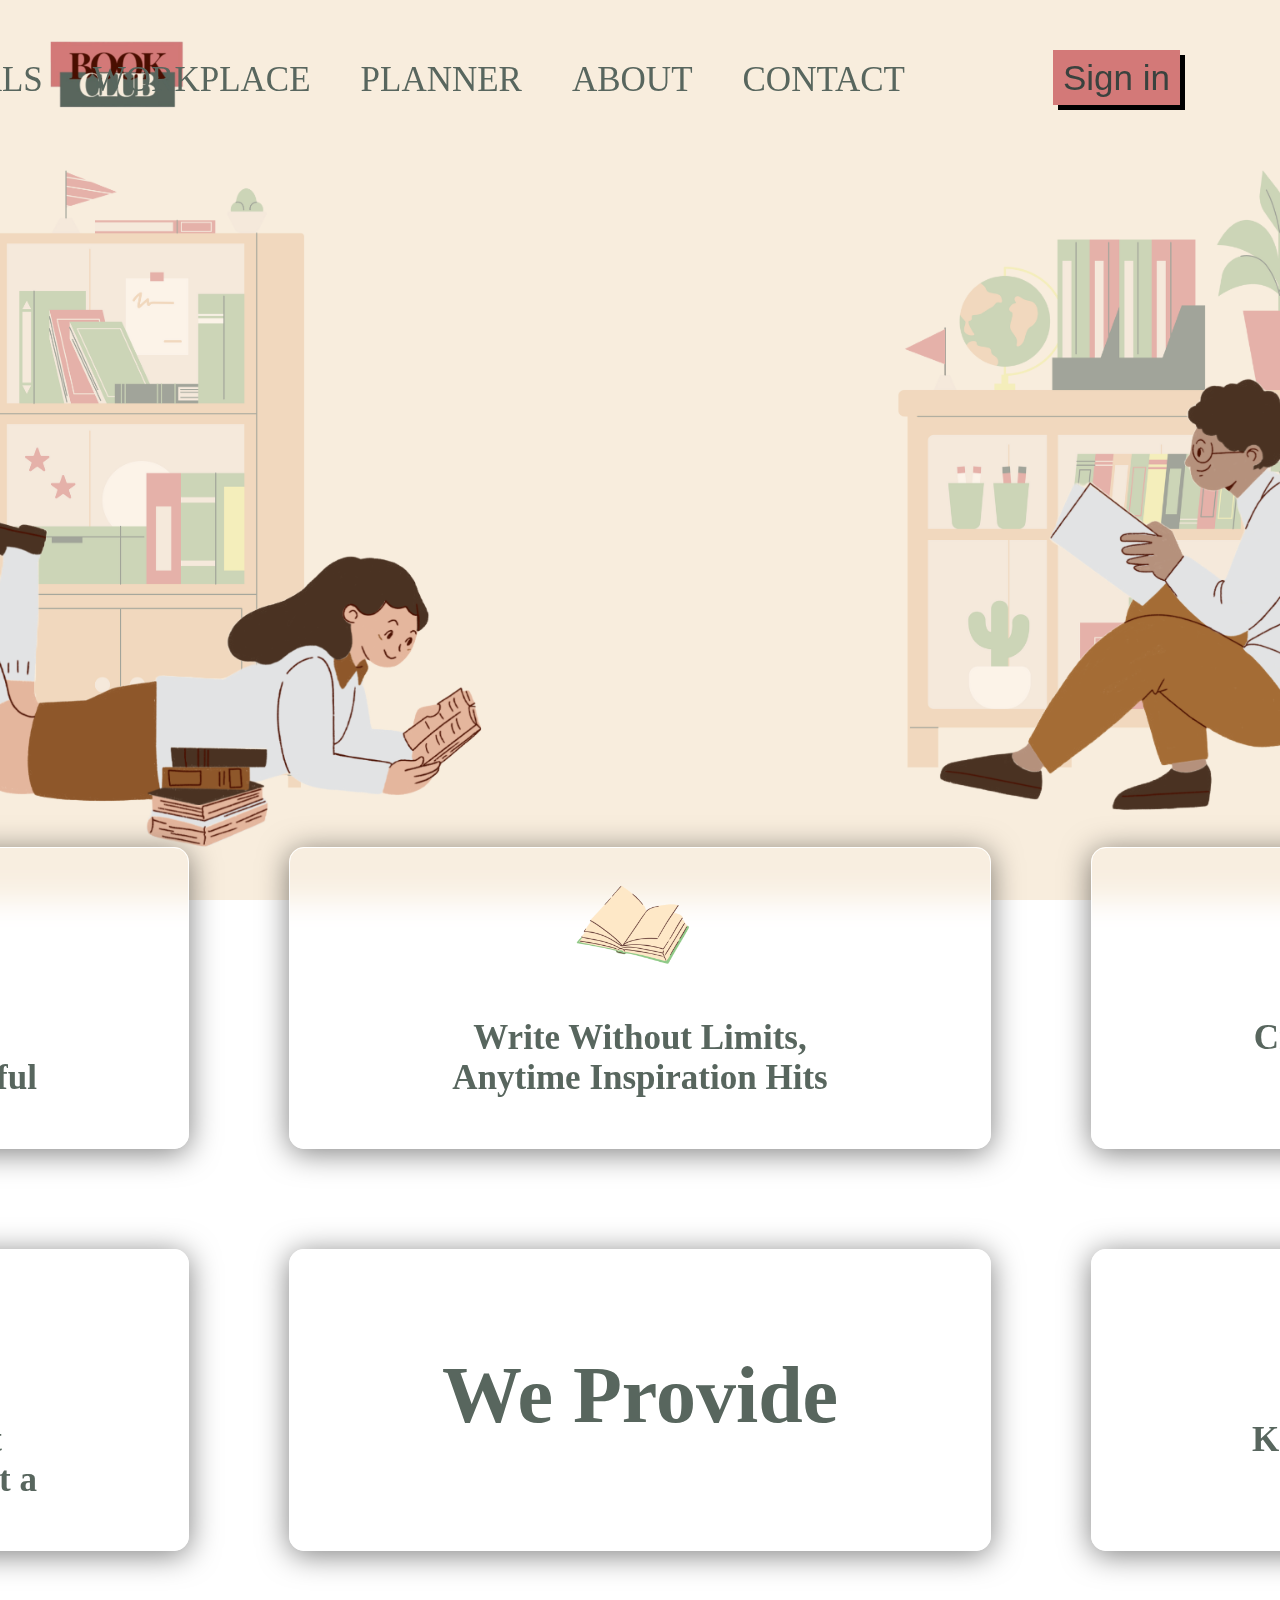
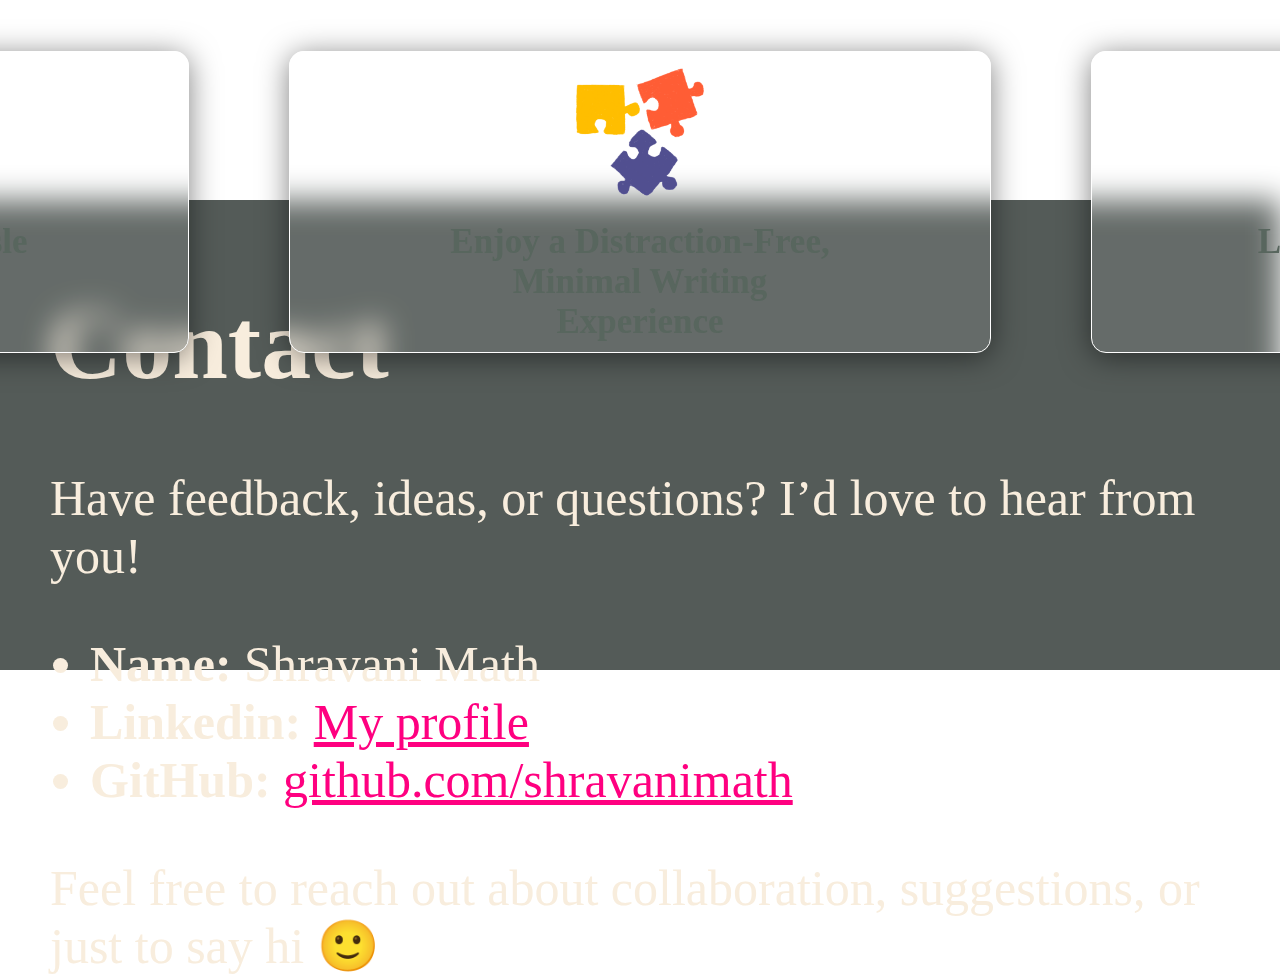
<file: index.html>
<!DOCTYPE html>
<html lang="en">
<head>
    <meta charset="UTF-8">
    <meta name="viewport" content="width=device-width, initial-scale=1.0">
    <title>BOOKCLUB</title>
    <link rel="stylesheet" href="./css/bookclub.css">

</head>
<body style="background-image: url('./images/backgroundimg.png')">
    <div class="page1">
        <div class="navbar">
            <div id="logo">
                <img src="./images/logo.png" alt="logo">
            </div>

            <div class="navopt">
                <a href="index.html" class="navoptin" id="home">HOME</a>
                <a href="newbook.html" class="navoptin" id="newbook">NEW BOOK</a>
                <a href="story.html" class="navoptin" id="newbook">STORIES</a>
                <a href="diary.html" class="navoptin" id="newbook">JOURNALS</a>
                <a href="work.html" class="navoptin" id="newbook">WORKPLACE</a>
                <a href="task.html" class="navoptin" id="newbook">PLANNER</a>
                <a href="index.html#about" class="navoptin" id="newbook">ABOUT</a>
                <a href="index.html#contact" class="navoptin" id="newbook">CONTACT</a>
            </div>

            <button id="signin">Sign in</button>

        </div>

        <div class="popup">
            <div id="closebutton">
                &times;
            </div>

            <div id="form">
                <h2 >Log in</h2>

                <h3>Email</h3>
                <input type="email" id="enteremail" placeholder="Enter email">
                <h3>Password</h3>
                <input type="password" id="enterpassword" placeholder="Enter password">
                <button type="submit" id="submitbutton">Sign in</button>
                
            </div>
        </div>
        <div class="graphic" style="background-image:url('./images/background.png')">
            <div class="welcome">
                <div id="first">welcome to</div> 
                <div id="second">BOOK</div>
                <div id="third">CLUB</div>
                <div id="forth">Your personal library</div>
            </div>
        </div>
    </div>
    

    <div class="page2" id="about">
       <div class="grid">
            <div class="opt">
                <img src="./images/library.png" alt="library">
                <div class="info">Organize All Your Thoughts in One Beautiful Place</div>
            </div>

            <div class="opt">
                <img src="./images/book.png" alt="book">
                <div class="info"> Write Without Limits, Anytime Inspiration Hits</div>
            </div>

            <div class="opt">
                <img src="./images/books.png" alt="books">
                <div class="info">Create as Many Books as Your Life Needs</div>
            </div>

            <div class="opt">
               <img src="./images/bulb.png" alt="bulb">
               <div class="info">Focus Deeply and Get More Done, One Book at a Time</div>
            </div>

            <div class="opt" >
               <div class="info" id="optmain">We Provide</div>
            </div>

            <div class="opt">
               <img src="./images/lock.png" alt="lock">
               <div class="info">Keep Everything Private, Safe, and Just for You </div>
            </div>

            <div class="opt">
               <img src="./images/light.png" alt="light">
               <div class="info"> Instant Access, No Hassle</div>
            </div>

            <div class="opt">
               <img src="./images/puzzle.png" alt="puzzle">
               <div class="info">Enjoy a Distraction-Free, Minimal Writing Experience</div>
            </div>

            <div class="opt">
               <img src="./images/rocket.png" alt="rocket">
               <div class="info">Let Your Digital Library Grow With You</div>
            </div>

            
       </div>
    </div>

<div class="footer" id="contact">
            <h1>Contact</h1>
    <p>Have feedback, ideas, or questions? I’d love to hear from you!</p>

    <ul>
    <li><strong>Name:</strong> Shravani Math</li>
    <li><strong>Linkedin:</strong> <a href="https://www.linkedin.com/in/shravani-math-126039324/">My profile</a></li>
    <li><strong>GitHub:</strong> <a href="https://github.com/shravanimath" target="_blank">github.com/shravanimath</a></li>
    </ul>

    <p>Feel free to reach out about collaboration, suggestions, or just to say hi 🙂</p>

</div>
   
   
</body>
<script src="./javascript/bookclub.js"></script>
</html>
</file>
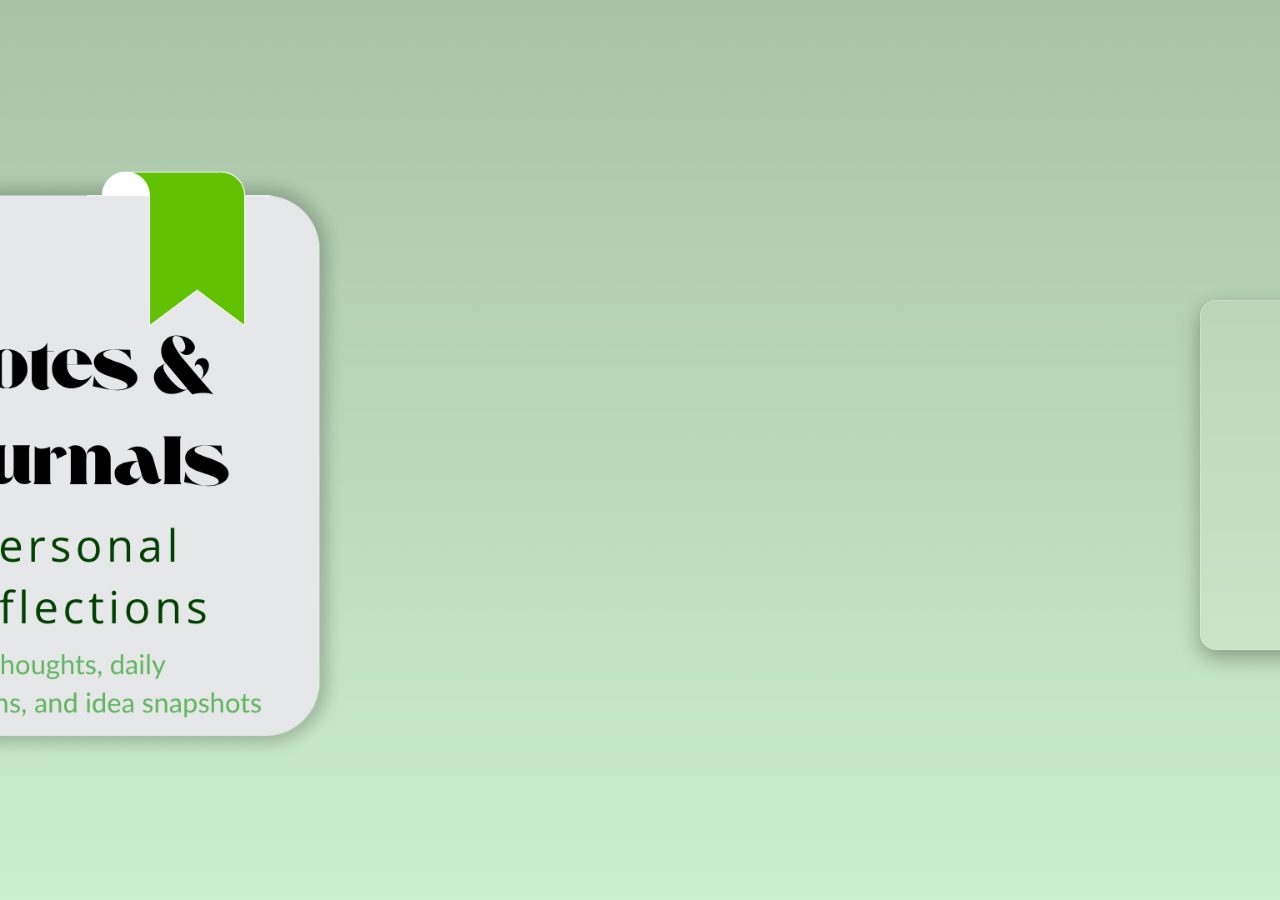
<file: diary.html>
<!DOCTYPE html>
<html lang="en">
<head>
    <meta charset="UTF-8">
    <meta name="viewport" content="width=device-width, initial-scale=1.0">
    <title>Notes & Journals</title>
    <link href="https://fonts.googleapis.com/css2?family=Abril+Fatface&family=Lato:ital,wght@0,100;0,300;0,400;0,700;0,900;1,100;1,300;1,400;1,700;1,900&family=Raleway:ital,wght@0,100..900;1,100..900&family=Shrikhand&display=swap" rel="stylesheet">   
    <link rel="stylesheet" href="./css/diary.css ">
</head>
<body style="background-image: url('./images/diarybackground.png');">
    <div class="diaryheading">
        My Journals
    </div>
    <div class="diarylibrary">
        <button id="diarybook">Add Book</button>

        <div class="addpopup">
            <div id="closebutton">
                    &times;
            </div>

            <div id="form">
                <h2 >Add Book</h2>

                <p>Title</p>
                <input type="text" id="entertitle" placeholder="Enter title for your book">
                <p>Writter</p>
                <input type="text" id="enterwritter" placeholder="Enter writter's name">
                <button type="button" id="savebutton">Save</button>
                    
            </div>    
        </div>

    </div>
    <script src="./javascript/diary.js"></script>
</body>
</html>
</file>
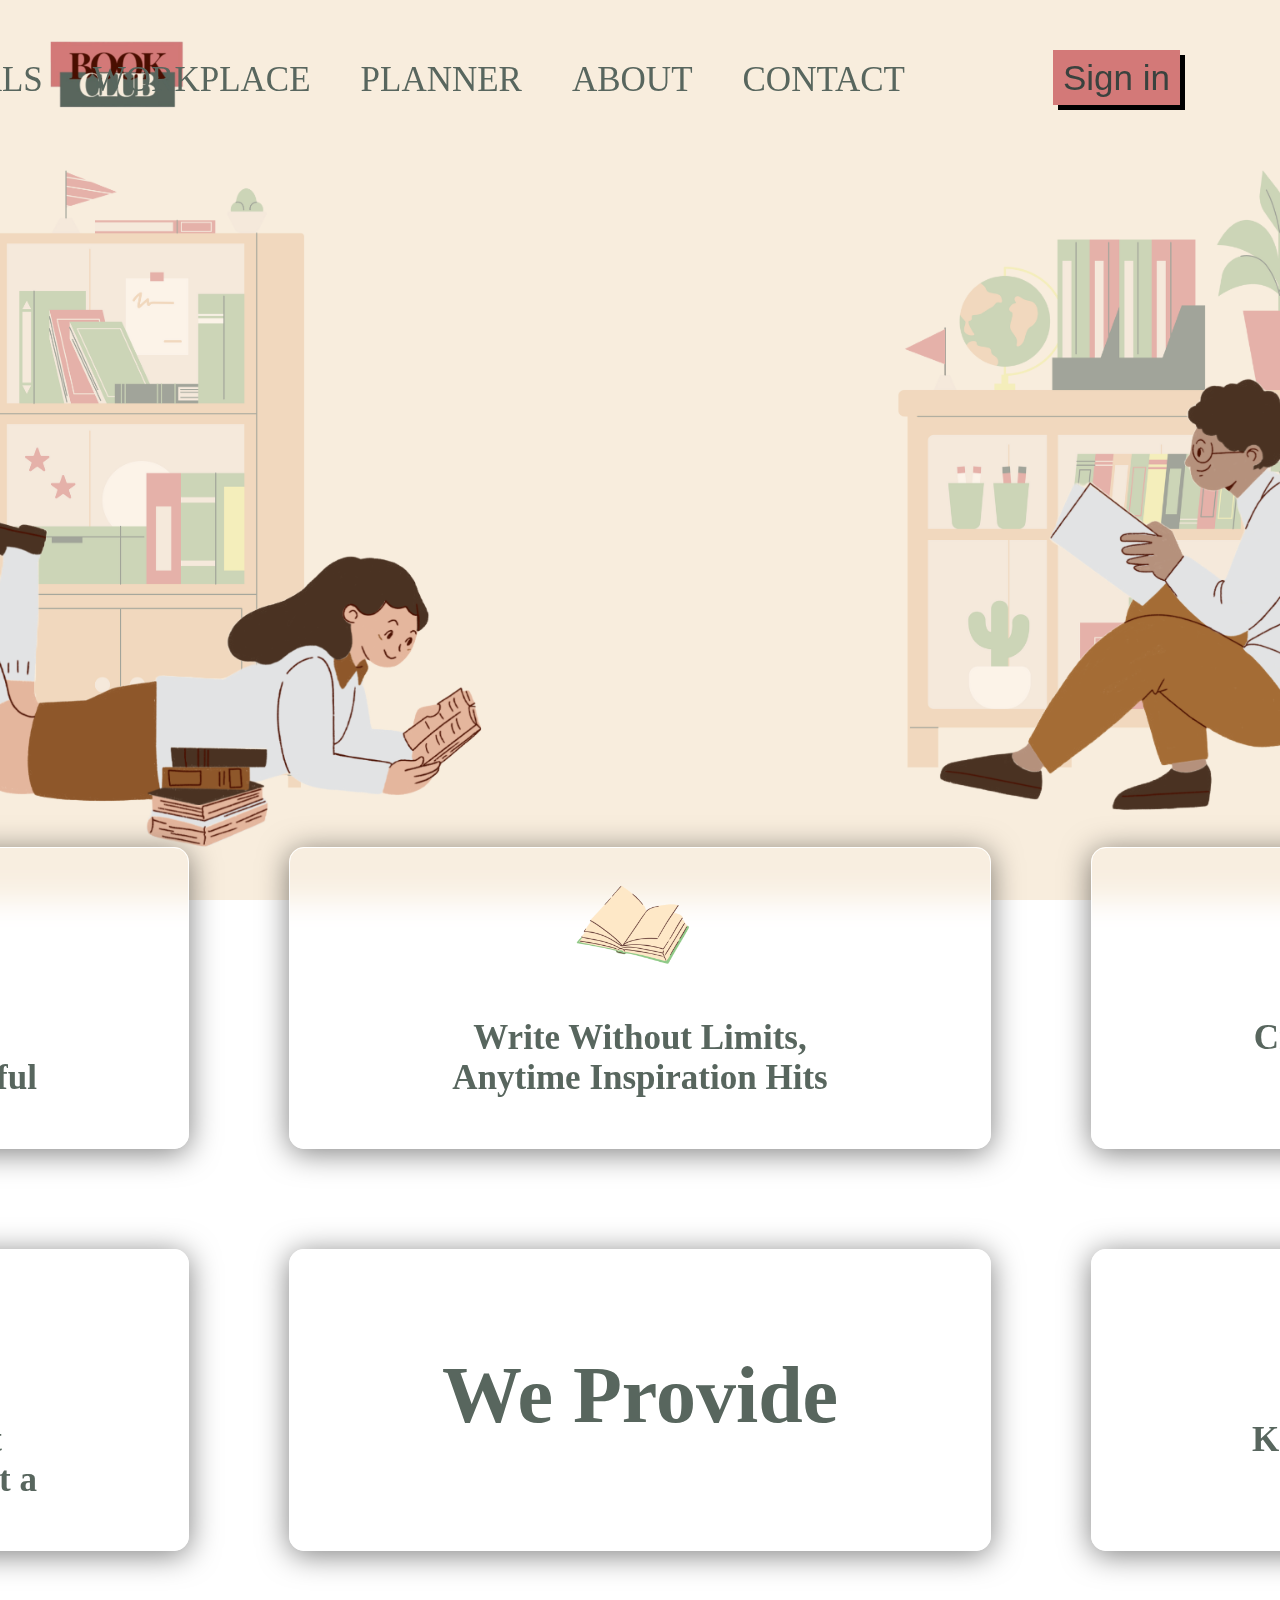
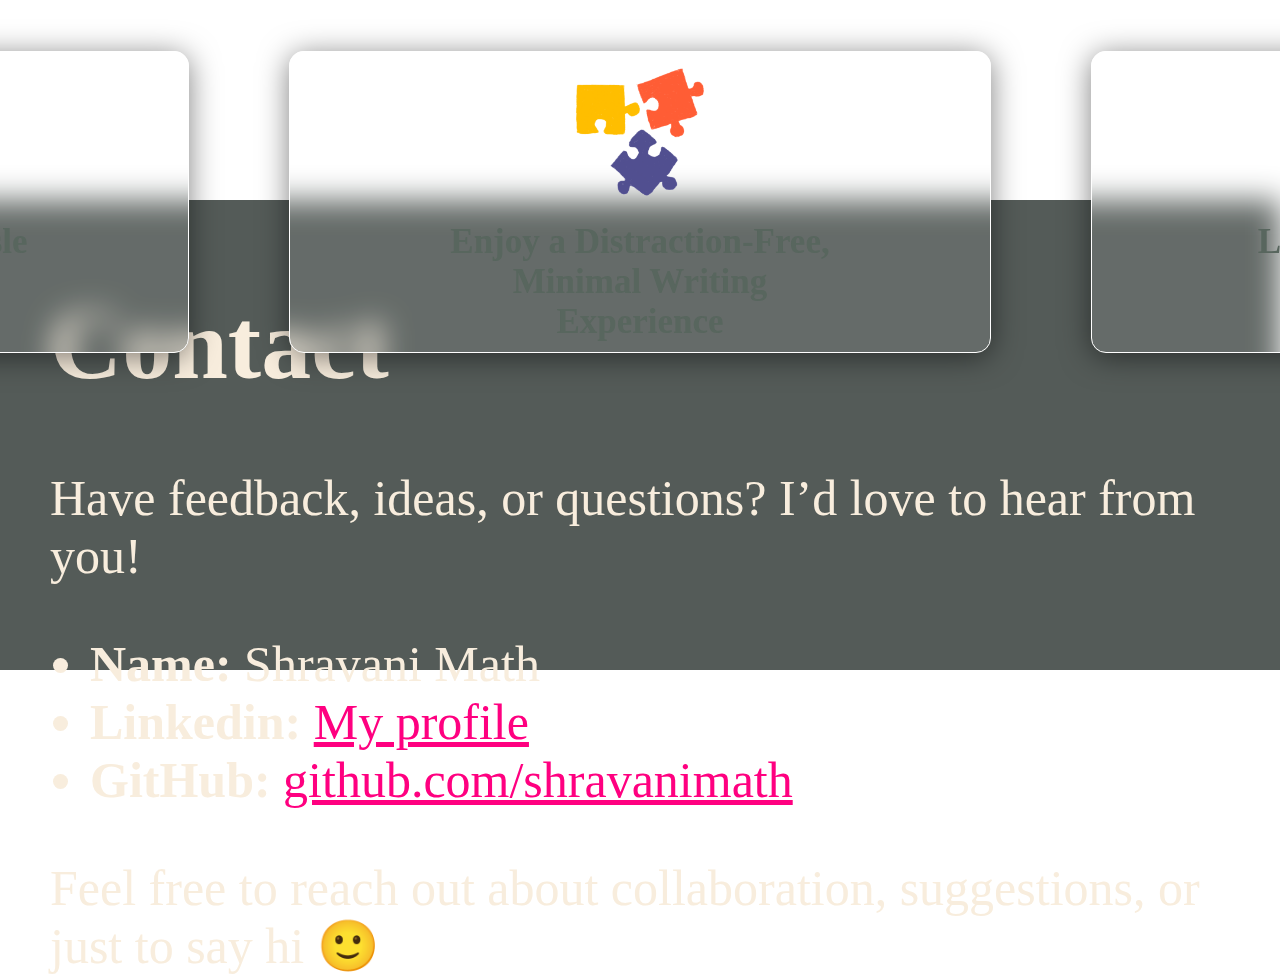
<file: diarybook.html>
<!DOCTYPE html>
<html lang="en">
<head>
    <meta charset="UTF-8">
    <meta name="viewport" content="width=device-width, initial-scale=1.0">
    <title>Book Viewer</title>
    <link rel="stylesheet" href="./css/diarybook.css">
</head>
<body>
    <div class="flipbook">
        <div class="hard">
            <h1 id="book-title">Book Title</h1>
        </div>
        <div class="hard"></div>
        
        <div></div>
        <div class="hard"></div>
        <div class="hard">The End</div>
    </div>

    <div class="page-controls">
        <button id="add-page">+ Add Page</button>
        <button id="delete-page">- Delete Page</button>
        <button id="back-button">← Back to Library</button>
    </div>

    <script src="./javascript/jquery.js"></script>
    <script src="./javascript/turn.js"></script>
    <script src="./javascript/diarybook.js"></script>
    <style>
        .hard{
            background-image: url('./images/bookcover.jpg');
        }
    </style>
</body>
</html>
</file>
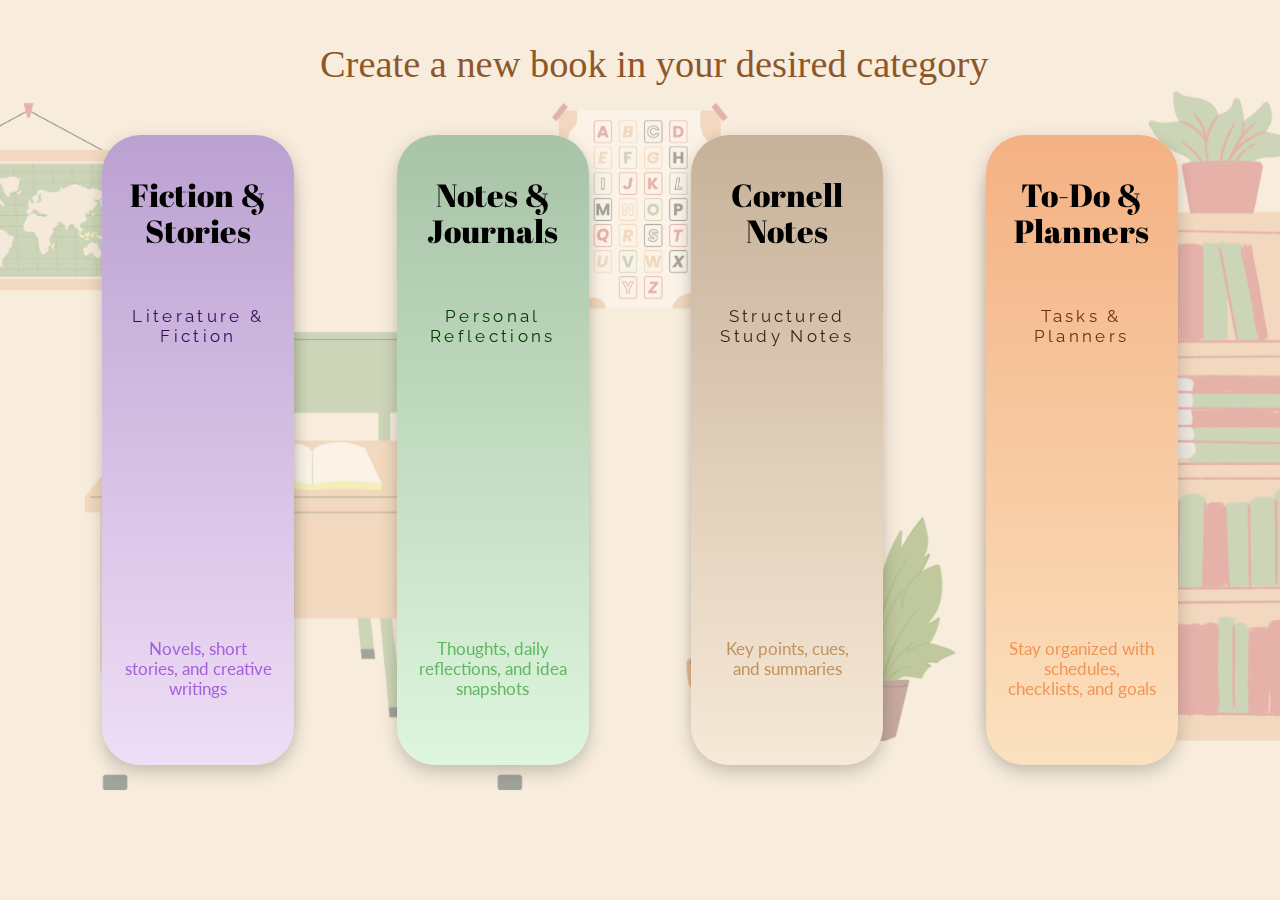
<file: newbook.html>
<!DOCTYPE html>
<html lang="en">
<head>
    <meta charset="UTF-8">
    <meta name="viewport" content="width=device-width, initial-scale=1.0">
    <title>New Book</title>
    <link href="https://fonts.googleapis.com/css2?family=Abril+Fatface&family=Lato:ital,wght@0,100;0,300;0,400;0,700;0,900;1,100;1,300;1,400;1,700;1,900&family=Raleway:ital,wght@0,100..900;1,100..900&display=swap" rel="stylesheet">
    <link rel="stylesheet" href="./css/newbook.css">
</head>
<body style="background-image: url('./images/insidebackground.png');">

    <div class="headline">
        Create a new book in your desired category
    </div>
    <div class="main">
        <div class="upperdiv">
            <a class="cards" id="story" href="story.html">
                <div class="heading" style="color: black;"> Fiction & Stories</div>
                <div class="subheading" style="color: #380a5c;">Literature & Fiction</div>
                <div class="cardinfo" style="color: #a55ede;">Novels, short stories, and creative writings</div>
            </a>
            <a class="cards" id="diary" href="diary.html">
                <div class="heading" style="color: black;">Notes & Journals</div>
                <div class="subheading" style="color: #014101;">Personal Reflections</div>
                <div class="cardinfo" style="color: #61b761;">Thoughts, daily reflections, and idea snapshots</div>
            </a>
            <a class="cards" id="work" href="work.html">
                <div class="heading" style="color: black;">Cornell Notes</div>
                <div class="subheading" style="color: #3a1f00;">Structured Study Notes</div>
                <div class="cardinfo" style="color: #c2925b;">Key points, cues, and summaries </div>
            </a>
            <a class="cards" id="task" href="task.html">
                <div class="heading" style="color: black;"> To-Do & Planners</div>
                <div class="subheading" style="color: #6e3106;">Tasks & Planners</div>
                <div class="cardinfo" style="color: #f09555;">Stay organized with schedules, checklists, and goals</div>
            </a>
        </div>


        <div class="lowerdiv">
            <div class="innercards" id="innerstory">+</div>
            <div class="innercards" id="innerdiary">+</div>
            <div class="innercards" id="innerwork">+</div>
            <div class="innercards" id="innertask">+</div>
        </div>
    </div>
    
</body>
</html>
</file>
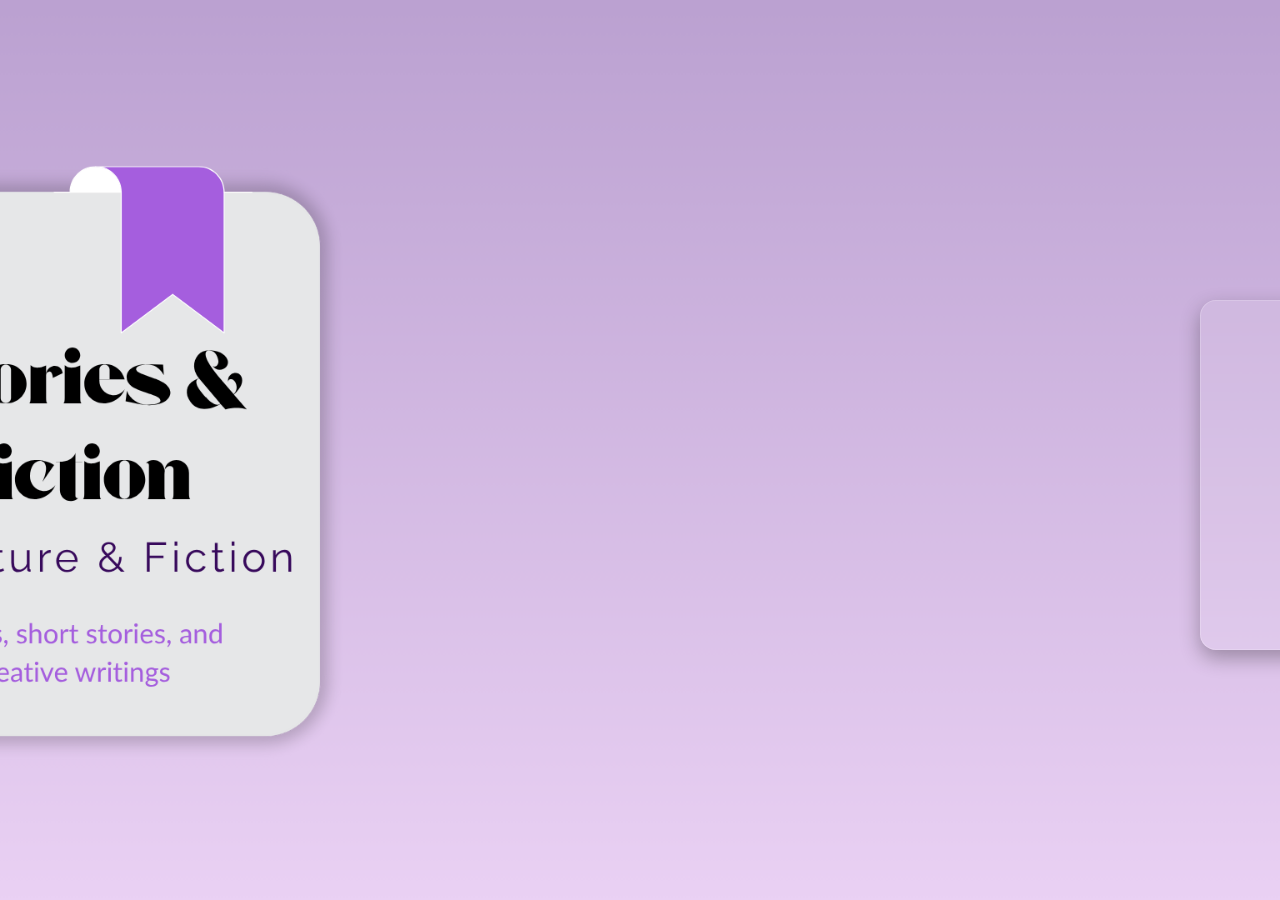
<file: story.html>
<!DOCTYPE html>
<html lang="en">
<head>
    <meta charset="UTF-8">
    <meta name="viewport" content="width=device-width, initial-scale=1.0">
    <title>Story & Fiction</title>
    <link href="https://fonts.googleapis.com/css2?family=Abril+Fatface&family=Lato:ital,wght@0,100;0,300;0,400;0,700;0,900;1,100;1,300;1,400;1,700;1,900&family=Raleway:ital,wght@0,100..900;1,100..900&family=Shrikhand&display=swap" rel="stylesheet">   
    <link rel="stylesheet" href="./css/story.css">
</head>
<body style=" background-image: url('./images/storybackground.png');">
    <div class="storyheading">
        My Stories
    </div>
    <div class="storylibrary">
        <button id="storybook">Add Book</button>

        <div class="addpopup">
            <div id="closebutton">
                    &times;
            </div>

            <div id="form">
                <h2 >Add Book</h2>

                <p>Title</p>
                <input type="text" id="entertitle" placeholder="Enter title for your book">
                <p>Author</p>
                <input type="text" id="enterwritter" placeholder="Enter writter's name">
                <button type="button" id="savebutton">Save</button>
                    
            </div>    
        </div>

    </div>
    <script src="./javascript/story.js"></script>
</body>
</html>
</file>
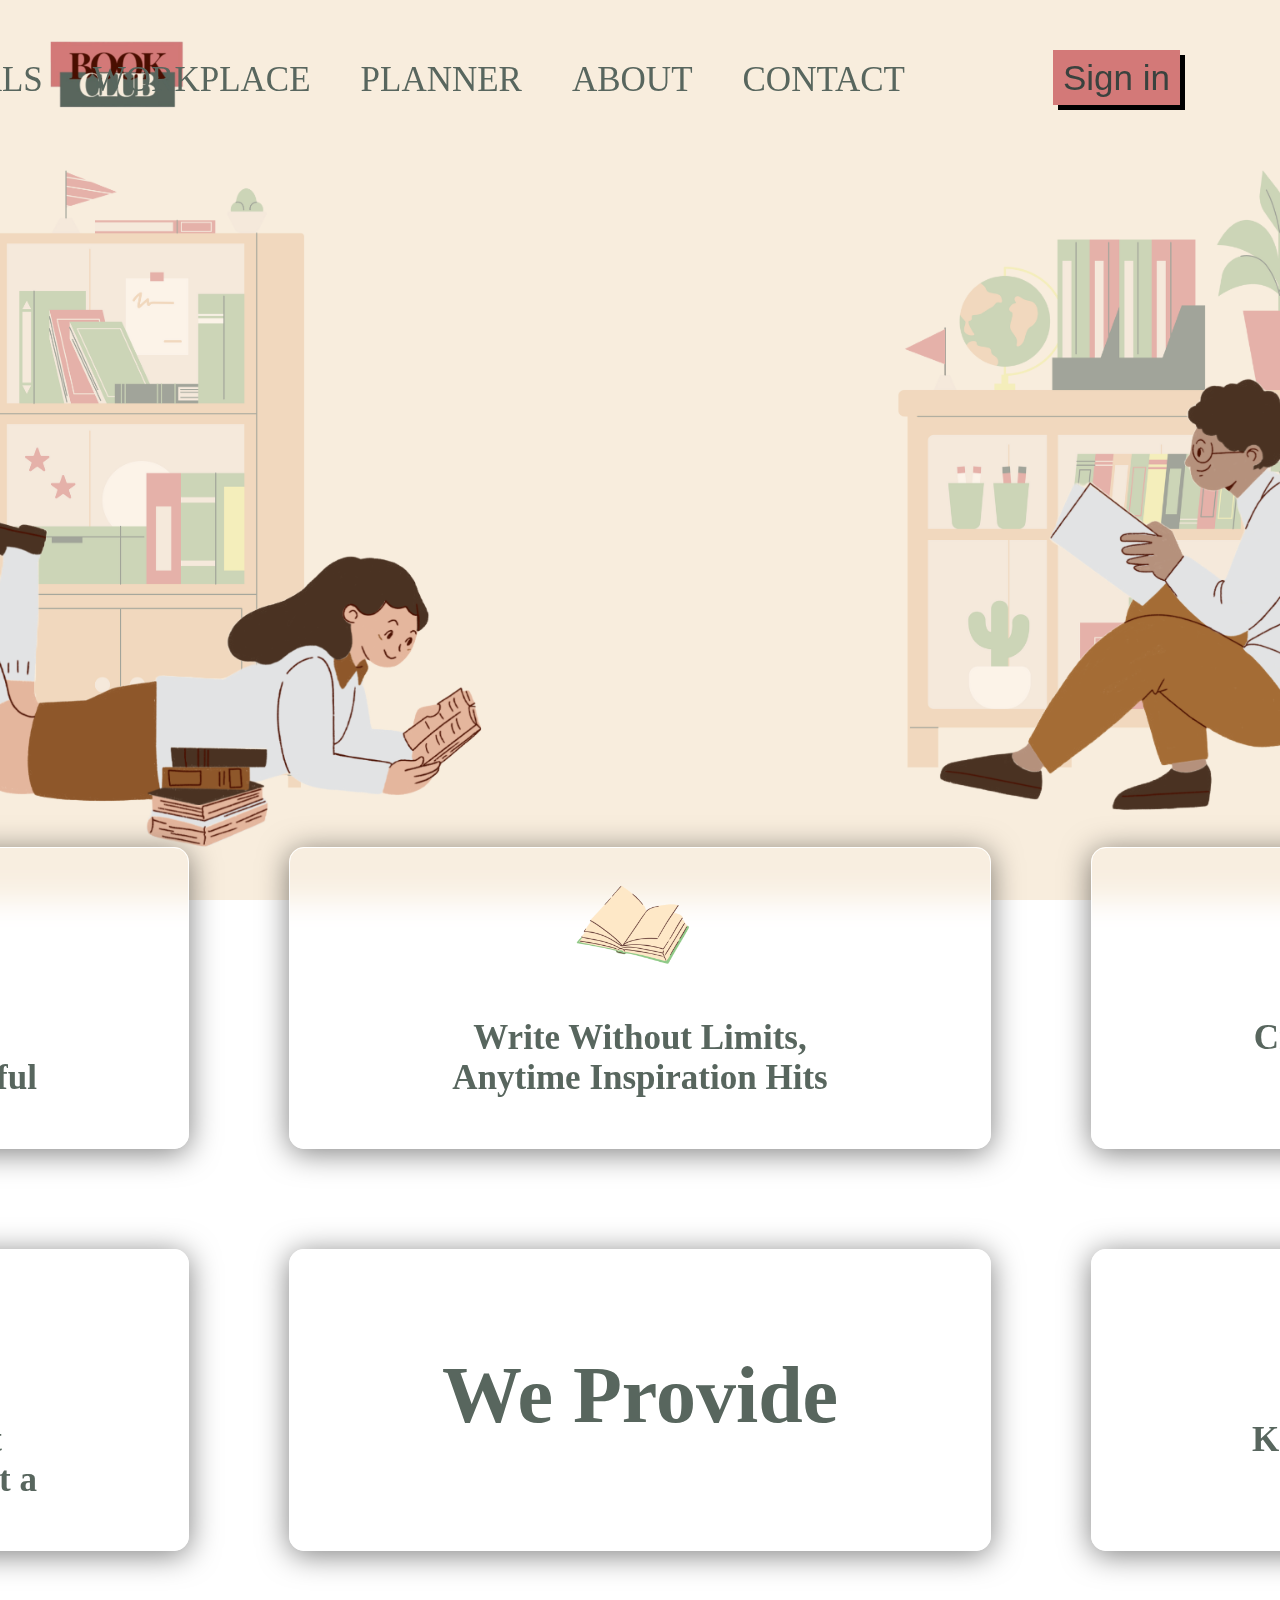
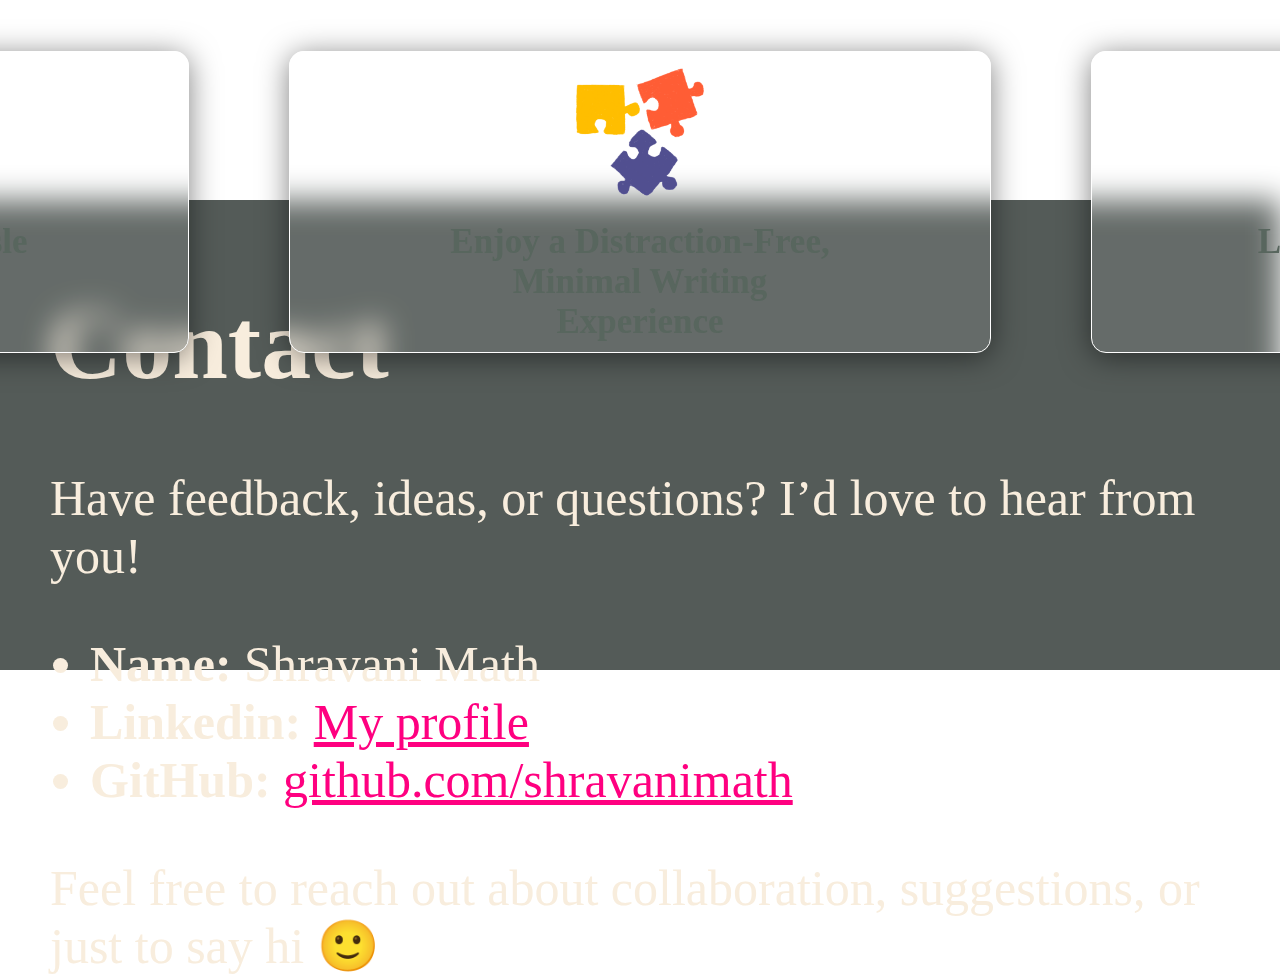
<file: storybook.html>
<!DOCTYPE html>
<html lang="en">
<head>
    <meta charset="UTF-8">
    <meta name="viewport" content="width=device-width, initial-scale=1.0">
    <title>Book Viewer</title>
    <link rel="stylesheet" href="./css/storybook.css">
</head>
<body>
    <div class="flipbook">
        <div class="hard">
            <h1 id="book-title">Book Title</h1>
        </div>
        <div class="hard"></div>
        <div></div>
        <div class="hard"></div>
        <div class="hard">The End</div>
    </div>

    <div class="page-controls">
        <button id="add-page">+ Add Page</button>
        <button id="delete-page">- Delete Page</button>
        <button id="back-button">← Back to Library</button>
    </div>

    <script src="./javascript/jquery.js"></script>
    <script src="./javascript/turn.js"></script>
    <script src="./javascript/storybook.js"></script>
    <style>
        .hard{
            background-image: url('./images/bookcover.jpg');
        }
    </style>
</body>
</html>
</file>
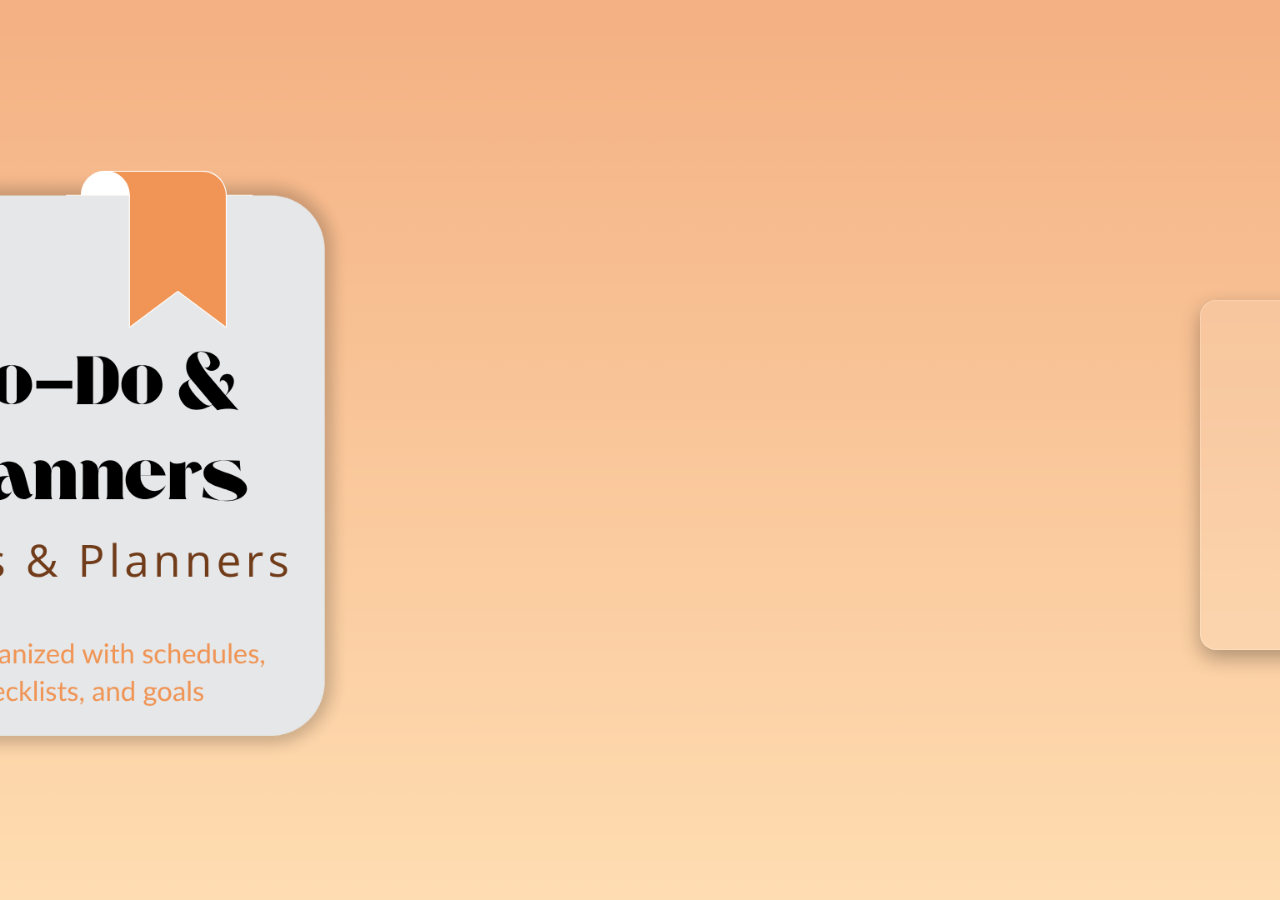
<file: task.html>
<!DOCTYPE html>
<html lang="en">
<head>
    <meta charset="UTF-8">
    <meta name="viewport" content="width=device-width, initial-scale=1.0">
    <title>Story & Fiction</title>
    <link href="https://fonts.googleapis.com/css2?family=Abril+Fatface&family=Lato:ital,wght@0,100;0,300;0,400;0,700;0,900;1,100;1,300;1,400;1,700;1,900&family=Raleway:ital,wght@0,100..900;1,100..900&family=Shrikhand&display=swap" rel="stylesheet">   
    <link rel="stylesheet" href="./css/task.css">
</head>
<body style="background-image: url('./images/taskbackground.png');">
    <div class="taskheading">
        My Task Manager
    </div>
    <div class="tasklibrary">
        <button id="taskbook">Add Book</button>

        <div class="addpopup">
            <div id="closebutton">
                    &times;
            </div>

            <div id="form">
                <h2 >Add Book</h2>

                <p>Title</p>
                <input type="text" id="entertitle" placeholder="Enter title for your book">
                <p>Author</p>
                <input type="text" id="enterwritter" placeholder="Enter writter's name">
                <button type="button" id="savebutton">Save</button>
                    
            </div>    
        </div>

    </div>
    <script src="./javascript/task.js"></script>
</body>
</html>
</file>
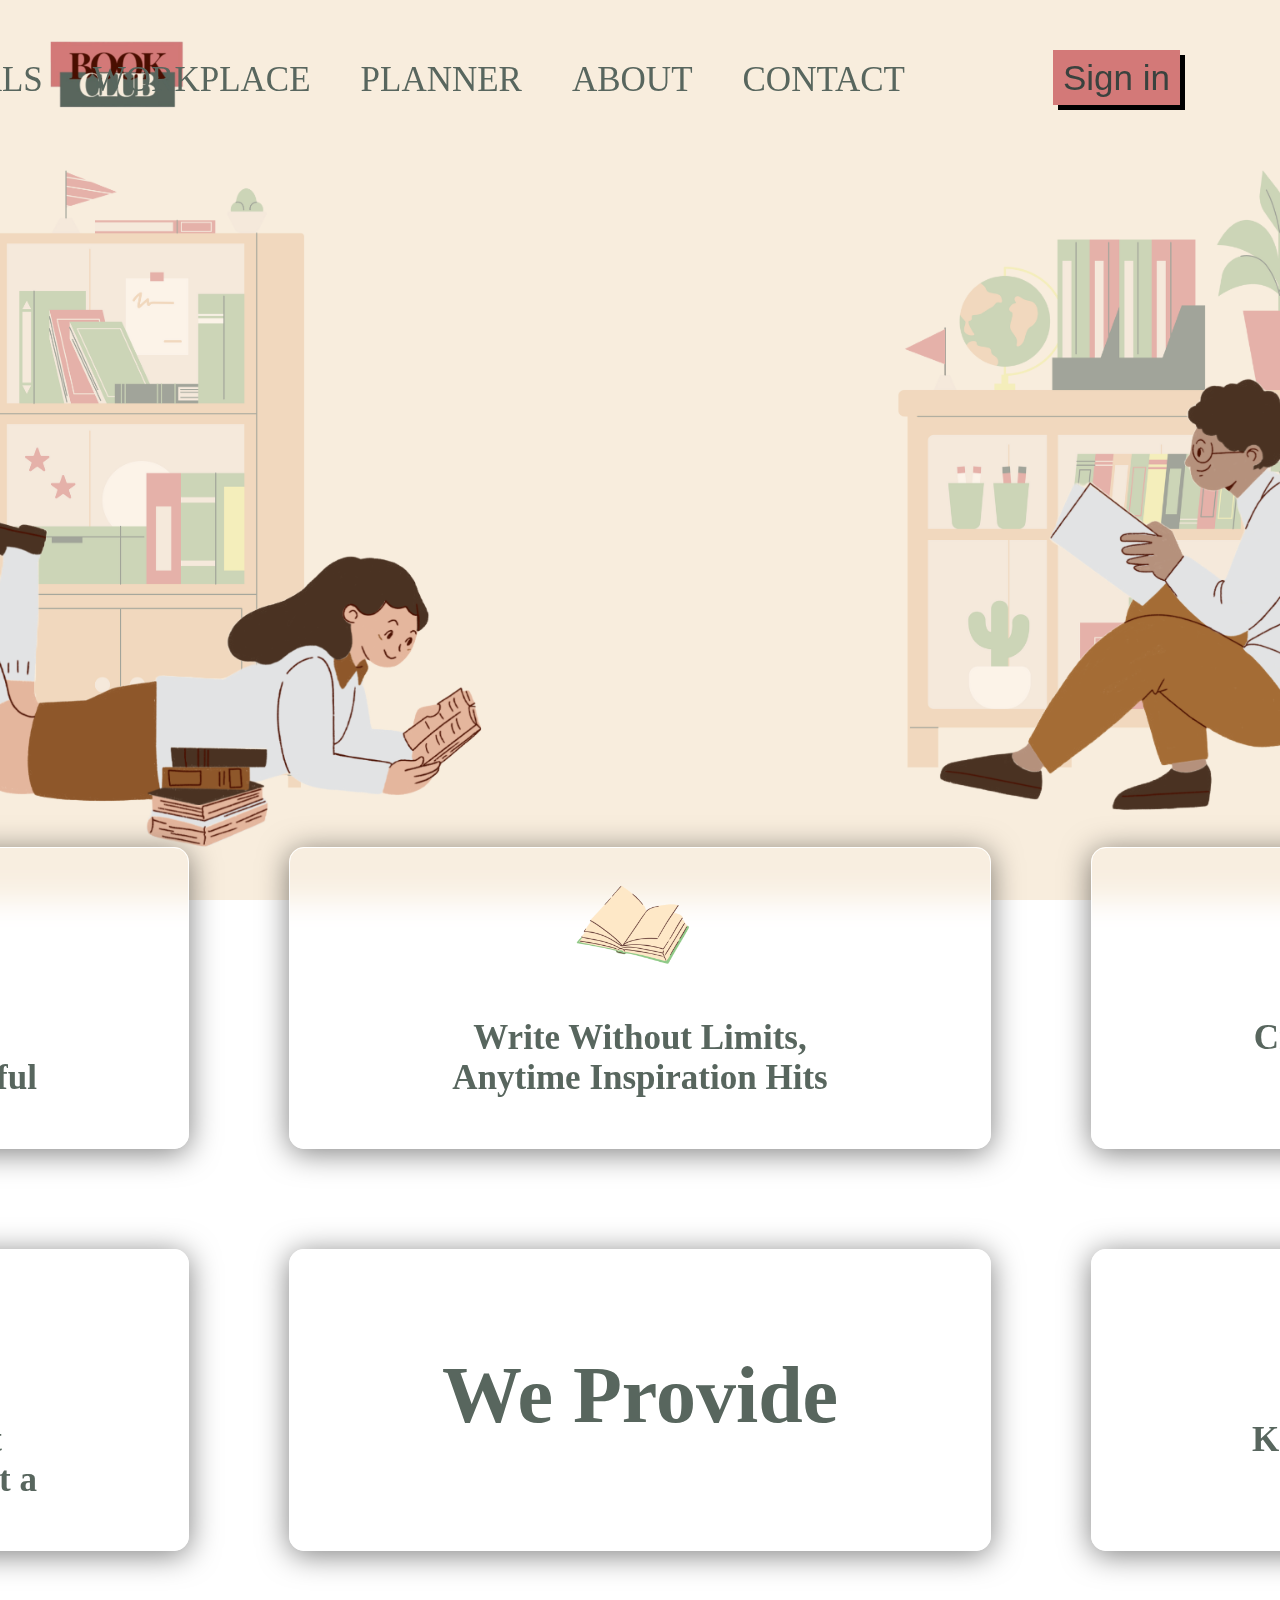
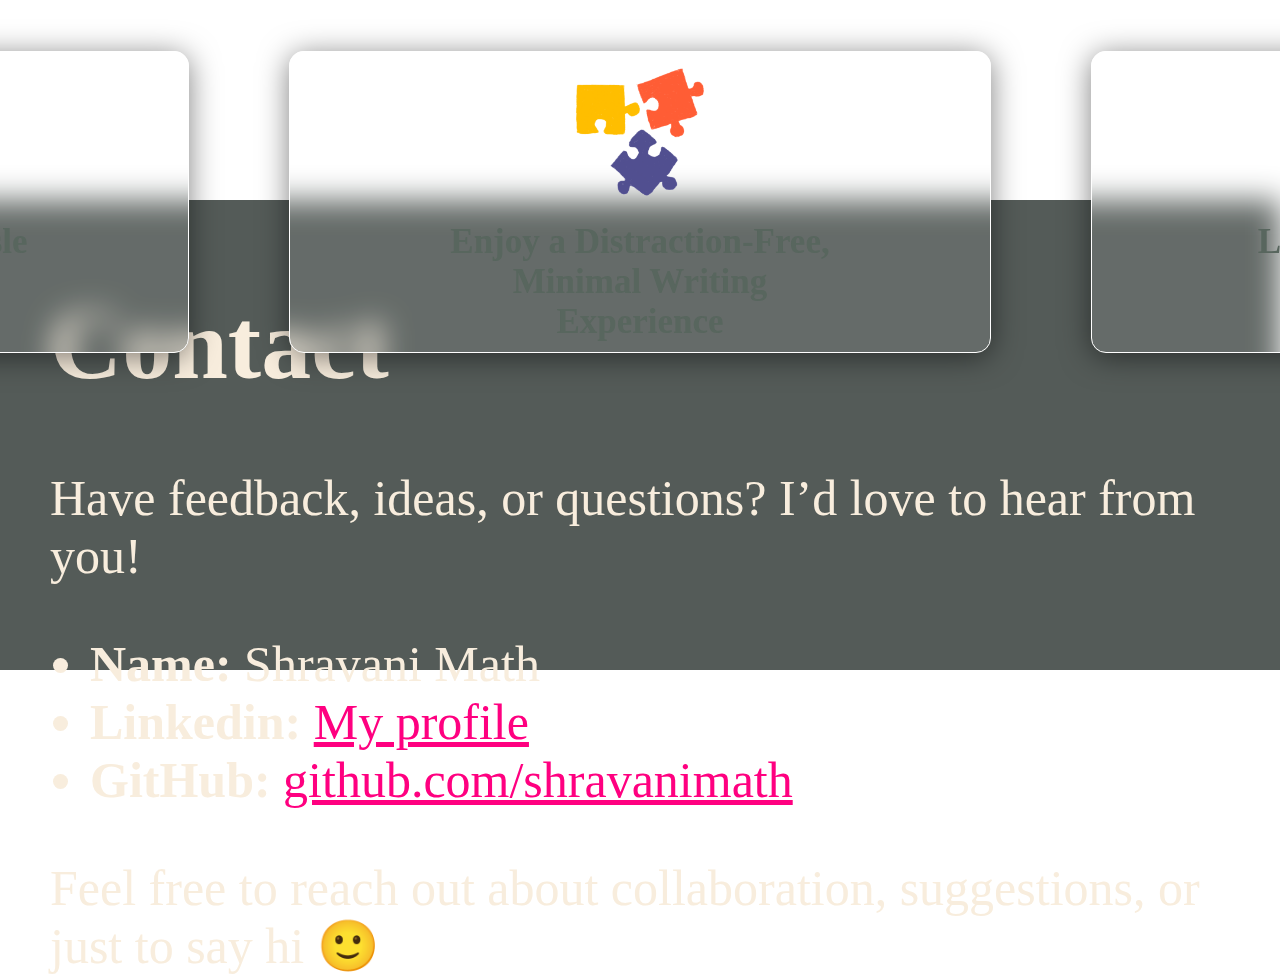
<file: taskbook.html>
<!DOCTYPE html>
<html lang="en">
<head>
    <meta charset="UTF-8">
    <meta name="viewport" content="width=device-width, initial-scale=1.0">
    <title>Book Viewer</title>
    <link rel="stylesheet" href="./css/taskbook.css">
</head>
<body>
    <div class="flipbook">
        <div class="hard">
            <h1 id="book-title">Book Title</h1>
        </div>
        <div class="hard"></div>
        <div></div>
        <div class="hard"></div>
        <div class="hard">The End</div>
    </div>

    <div class="page-controls">
        <button id="add-page">+ Add Page</button>
        <button id="delete-page">- Delete Page</button>
        <button id="back-button">← Back to Library</button>
    </div>

    <script src="./javascript/jquery.js"></script>
    <script src="./javascript/turn.js"></script>
    <script src="./javascript/taskbook.js"></script>
    <style>
        .hard{
            background-image: url('./images/bookcover.jpg');
        }
    </style>
</body>
</html>
</file>
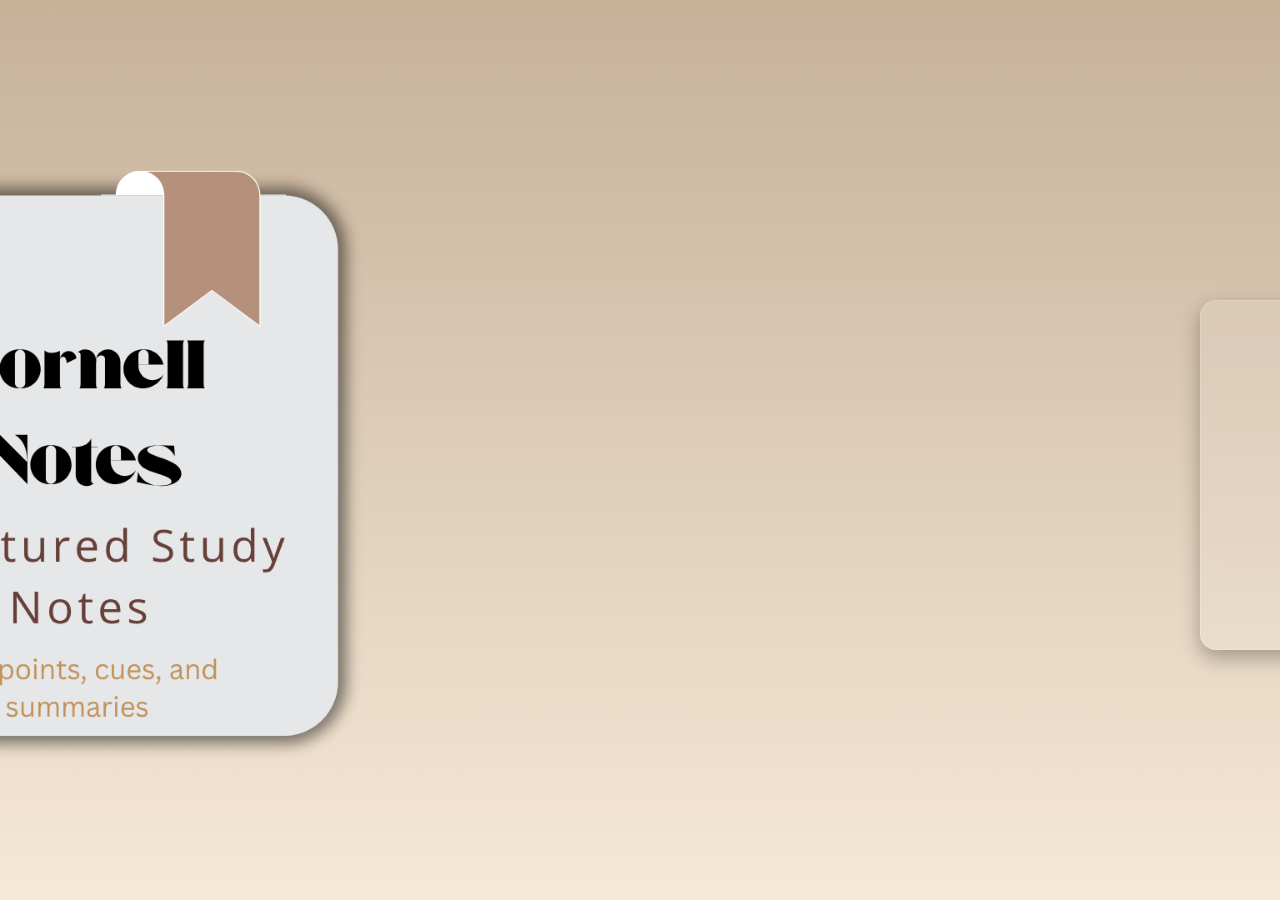
<file: work.html>
<!DOCTYPE html>
<html lang="en">
<head>
    <meta charset="UTF-8">
    <meta name="viewport" content="width=device-width, initial-scale=1.0">
    <title>Notes & Journals</title>
    <link href="https://fonts.googleapis.com/css2?family=Abril+Fatface&family=Lato:ital,wght@0,100;0,300;0,400;0,700;0,900;1,100;1,300;1,400;1,700;1,900&family=Raleway:ital,wght@0,100..900;1,100..900&family=Shrikhand&display=swap" rel="stylesheet">   
    <link rel="stylesheet" href="./css/work.css">
</head>
<body style="background-image: url('./images/workbackground.png');">
    <div class="workheading">
        My Work Library
    </div>
    <div class="worklibrary">
        <button id="workbook">Add Book</button>

        <div class="addpopup">
            <div id="closebutton">
                    &times;
            </div>

            <div id="form">
                <h2 >Add Book</h2>

                <p>Title</p>
                <input type="text" id="entertitle" placeholder="Enter title for your book">
                <p>Writter</p>
                <input type="text" id="enterwritter" placeholder="Enter writter's name">
                <button type="button" id="savebutton">Save</button>
                    
            </div>    
        </div>

    </div>
    <script src="./javascript/work.js"></script>
</body>
</html>
</file>
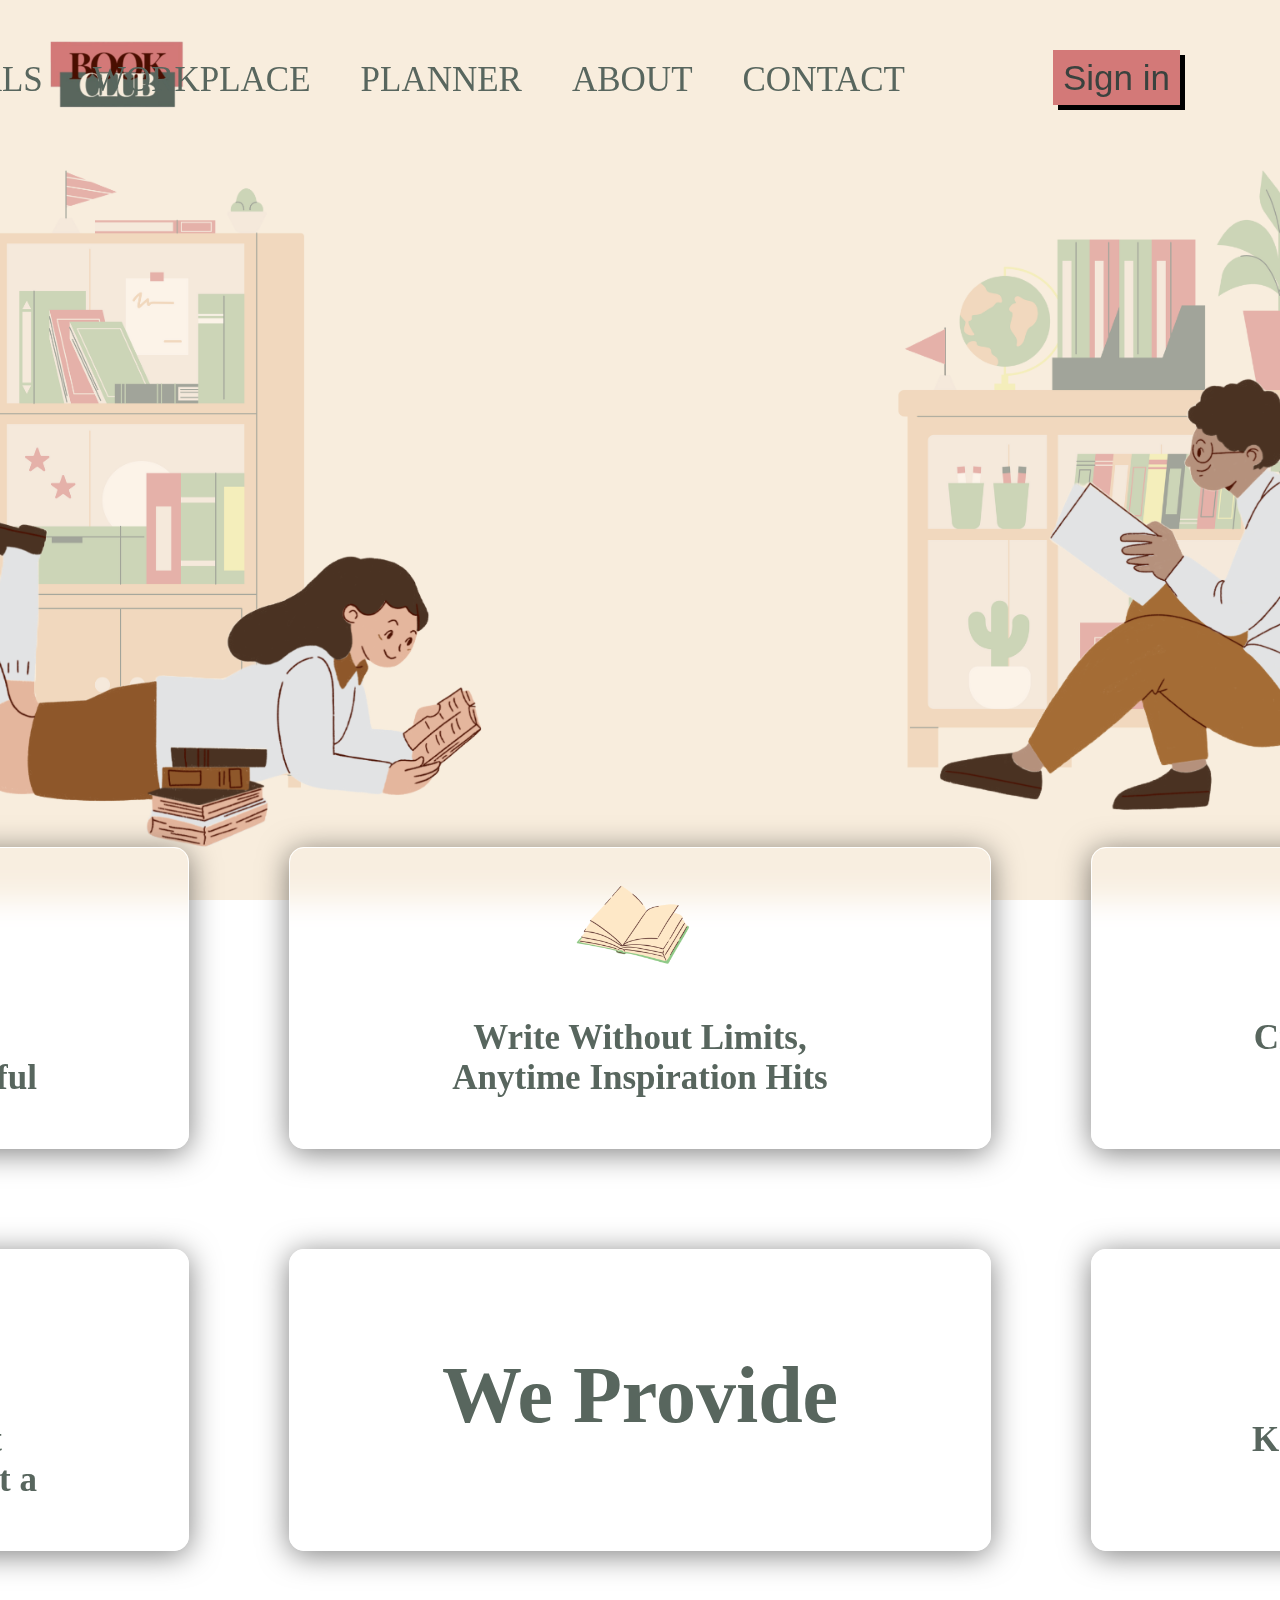
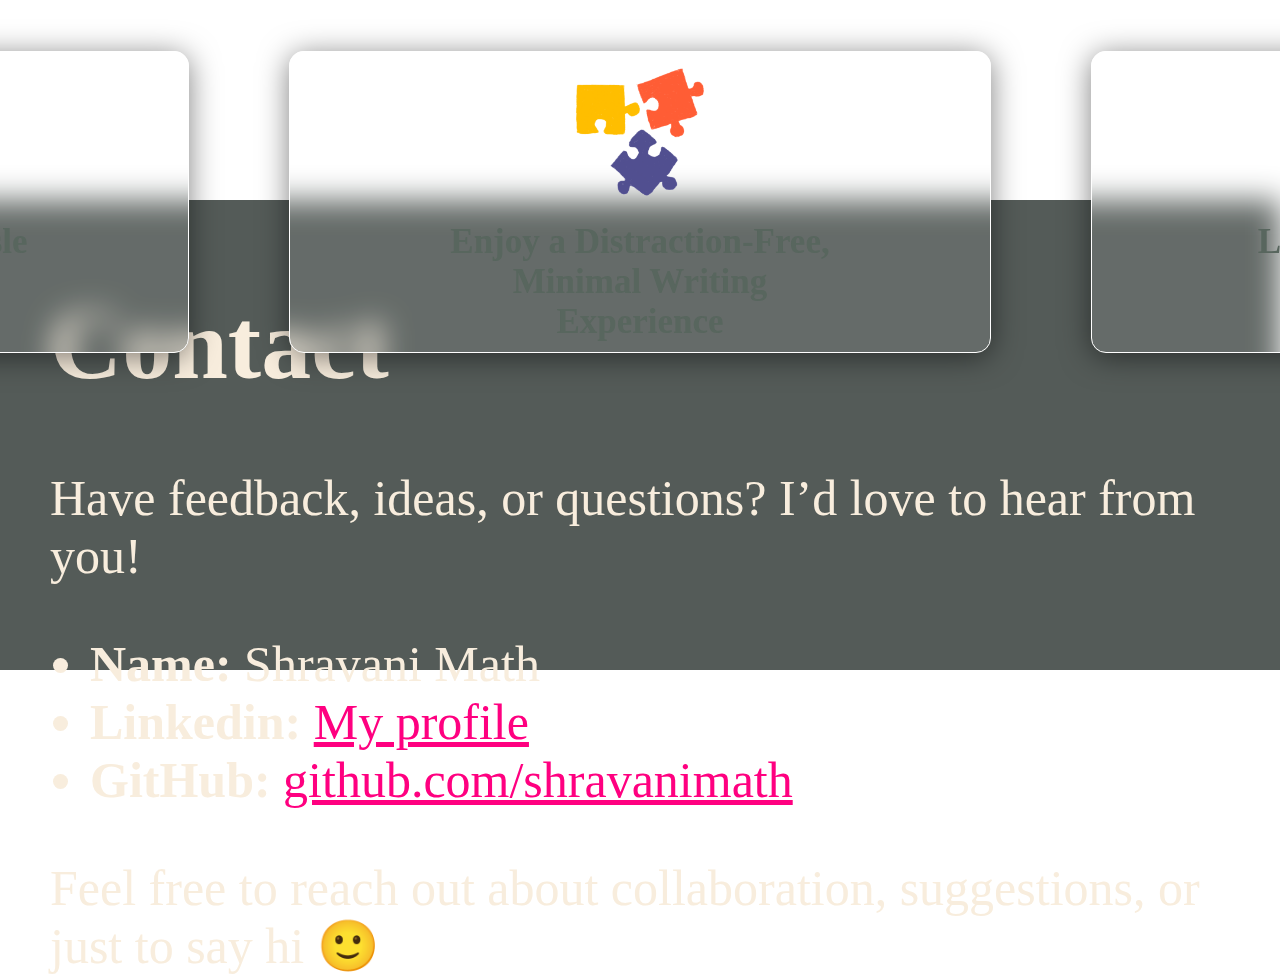
<file: workbook.html>
<!DOCTYPE html>
<html lang="en">
<head>
    <meta charset="UTF-8">
    <meta name="viewport" content="width=device-width, initial-scale=1.0">
    <title>Book Viewer</title>
    <link rel="stylesheet" href="./css/workbook.css">
</head>
<body>
    <div class="flipbook">
        <div class="hard">
            <h1 id="book-title">Book Title</h1>
        </div>
        <div class="hard"></div>
        <div></div>
        <div class="hard"></div>
        <div class="hard">The End</div>
    </div>

    <div class="page-controls">
        <button id="add-page">+ Add Page</button>
        <button id="delete-page">- Delete Page</button>
        <button id="back-button">← Back to Library</button>
    </div>

    <script src="./javascript/jquery.js"></script>
    <script src="./javascript/turn.js"></script>
    <script src="./javascript/workbook.js"></script>
    <style>
        .hard{
            background-image: url('./images/bookcover.jpg');
        }
    </style>
</body>
</html>
</file>
<file: css/bookclub.css>
html{
    scroll-behavior: smooth;
}


body{
    margin: 0;
    padding: 0;
    background-color: transparent;
    background-size: cover;
    background-repeat: no-repeat;
    background-position: center;
    height: 100vh;
    background-attachment: fixed;
}

.page1{
    height: 100vh;
}

.navbar{
    position: fixed;
    top: 0;               
    width: 100%;          
    height: 110px;        
    background-color: transparent;
    transition: background-color 0.3s ease; 
    z-index: 1000;
    display: flex;        
    align-items: center;  
}


.graphic{
    background-color: transparent;
    background-size: cover;
    background-repeat: no-repeat;
    background-position: center;
    height: 100vh;
    z-index: 1;
}

#logo{
    display: inline;
}

.navbar.scrolled #logo img{
    transition: 0.3s ease;
    position: absolute;
    top: 0px;
}

#logo img{
    height: 120px;
    width: auto;
    position: absolute;
    top: 15px;
    left: 15px;
}

.navopt{
    display: flex;
    color: #58665e; 
    position: fixed;
    right: 350px;   
    top:50px;
    font-size: 35px;
    justify-content: space-evenly;
    gap: 0px;
    
}

.navbar.scrolled .navopt{
    position: absolute;
    top: 30px;
    transition: 0.3s ease;
}

.navbar.scrolled button{
    position: absolute;
    top: 30px;
    transition: 0.3s ease;
}

.navoptin{
    padding-right: 25px;
    padding-left: 25px;
    height: 60px;
    display: grid;
    place-items: center;
    text-decoration: none;
    color: #58665e;
}

.navoptin:hover{
    background-color: rgba(122, 106, 83, 0.0025);
    cursor: pointer;
    box-shadow: 0 0 10px #58665e;
    border: none;
}

.navbar.scrolled{
    background-color: #f8eddd;
    box-shadow: 0 2px 10px rgba(0, 0, 0, 0.1);
}


button{
    border: 0;
    height: 55px;
    font-size: 35px;
    background-color: #d37978;
    position: fixed;
    top: 50px;
    right: 100px;
    box-shadow: 5px 5px black;
    padding-left: 10px;
    padding-right: 10px;
    backdrop-filter: blur(20px);
    color: #3a423e;
    cursor: pointer;

}

button:hover{
    background-color: #4a0f00;
    color: bisque;
    box-shadow: none;
    transition: 0.3s ease;
}


.welcome{
    z-index: 2;
    color: #8e572a;
    display: grid;
    text-align: center;
    position: absolute;
    top: 400px;
    left: 1300px;
}

#first{
    font-size: 70px;
}

#second{
    font-size: 190px;
    font-weight: bold;
}

#third{
    font-size: 190px;
    position: relative;
    bottom:40px;
    font-weight: bold;
}

#forth{
    font-size: 55px;

}

.page2{
    display: flex;
    height: 100vh;
    align-items: center;
    justify-content: center;

}

.grid{
    display: grid;
    grid-template-columns: 1fr 1fr 1fr;
    background-color: transparent;
    gap: 100px;
    position: relative;
    top: 50px;

}
.opt{
    display: flex;
    align-items: top;
    justify-content: center;
    height: 300px;
    width: 700px;
    border-radius: 15px;
    background-color: rgba(255,255,255,0.1);
    box-shadow: 0 4px 30px rgba(0,0,0,0.5);
    backdrop-filter: blur(15px);
    border: 1px solid white;
}

.opt>img{
    height: 160px;
    width: auto;
}

#optmain{
    position: absolute;
    top: 100px;
    text-align: center;
    font-size: 80px;
}


.info{
    width: 400px;
    position: absolute;
    top: 170px;
    font-size: 35px;
    text-align: center;
    color: #58665e;
    font-weight: 600;
}

.popup{
    position: fixed;
    left: 1300px;
    top: 500px;
    width: 500px;
    height: 420px;
    background: linear-gradient(135deg,#f9d6d6, #e38181,#fcc9c1);
    border-radius: 15px;
    box-shadow: 0 2px 10px ;
    z-index: 100;
    opacity: 0;;
}

#form{
    padding: 40px;
    font-size: 18px;
    line-height: 5px;
}

.popup.active{
    opacity: 1;
    z-index: 100;
}

#closebutton{
    position: absolute;
    right: 10px;
    top: 10px;
    height: 40px;
    width: 40px;
    background-color: #4a0f004D;
    border-radius: 50%;
    color: #ffffff;
    display: flex;
    align-items: center;
    justify-content: center;
    font-size: 30px;
}

#closebutton:hover{
    color: black;
    cursor: pointer;
}

h2{
    position: relative;
    left: 155px;
    font-size: 45px;
}

input{
    width: 400px;
    height: 40px;
    border-radius: 5px;
    padding-left: 10px;
    font-size: 20px;
}

input::placeholder{
    position: absolute;
    left: 10px;
    font-size: large;
}

#entercheck{
    display: block;
}

h4{
    display: inline-block;
}

#submitbutton{
    background: #4a0f00;
    color: #f8eddd;
    position: relative;
    left: 1px;
    box-shadow: none;
    border-radius: 15px;
    width: 410px;
}

#submitbutton:hover{
    background-color: #4a0f0080;
    color: black;
}

.footer{
    background-color: #3a423edd;
    height: 50vh;
    color: #f8eddd;
    font-size: 50px;
    padding-left: 50px;
    padding-top: 20px;
}

.footer a{
    color: #ff0080;
}
</file>
<file: css/diary.css>
body{
     margin: 0;
    padding: 0;
    background-color: transparent;
    background-size: cover;
    background-repeat: no-repeat;
    background-position: center;
    height: 100vh;
    background-attachment: fixed;
}

.diaryheading{
    position: absolute;
    top: 80px;
    left: 1600px;
    color: rgb(255, 255, 255);
    font-family: 'abril fatface';
    font-size: 80px;
}

.diarylibrary{
    position: absolute;
    left: 1200px;
    top: 300px;
    width: 1900px;
    display: grid;
    grid-template-columns: 1fr 1fr 1fr 1fr;
    row-gap: 50px;
}

#diarybook{   
    width: 350px;
    height: 350px;
    background: rgba(255, 255, 255, 0.1);
    border-radius: 16px;
    backdrop-filter: blur(12px);
    -webkit-backdrop-filter: blur(12px);
    box-shadow: 0 8px 20px rgba(0, 0, 0, 0.3);
    border: 1px solid rgba(255, 255, 255, 0.2);
    display: flex;
    align-items: center;
    justify-content: center;
    color: white;
    font-size: 40px;
    padding: 10px;
}
    

#diarybook:hover{
    transform: scale(0.99);
    box-shadow: 0 8px 20px rgba(0, 0, 0, 0.4);
    cursor: pointer;
}

.addpopup{
    position: fixed;
    left:100px;
    top: 500px;
    width: 500px;
    height: 400px;
    background:white;
    border-radius: 10px;
    z-index: 100;
    opacity:0;
}

#form{
    padding: 20px;
    font-size: 18px;
    line-height: 2px;
}

.addpopup.active{
    opacity: 1;
    z-index: 100;
}

#closebutton{
    position: absolute;
    right: 10px;
    top: 10px;
    height: 30px;
    width: 30px;
    background-color: #4a0f004D;
    border-radius: 50%;
    color: #ffffff;
    display: flex;
    align-items: center;
    justify-content: center;
    font-size: 30px;
}

#closebutton:hover{
    color: black;
    cursor: pointer;
}

h2{
    position: relative;
    left: 120px;
    font-size: 50px;
}

input{
    width: 430px;
    height: 40px;
    padding-left: 10px;
}

p{
    font-size: 30px;
}

input, textarea{
    font-size: 25px;
}

input::placeholder{
    position: absolute;
    left: 10px;
    top: 5px;
    font-size: 27px;
}

#savebutton{
    background: black;
    color: #f8eddd;
    position: relative;
    top: 35px;
    left: 80px;
    box-shadow: none;
    border-radius: 15px;
    width: 300px;
    font-size: 30px;
}

#savebutton:hover{
    background-color: #413b3980;
    color: black;
    cursor: pointer;
}

.book{
    width: 350px;
    height: 350px;
    background: rgba(255, 255, 255, 0.1);
    border-radius: 16px;
    backdrop-filter: blur(12px);
    -webkit-backdrop-filter: blur(12px);
    box-shadow: 0 8px 20px rgba(0, 0, 0, 0.3);
    border: 1px solid rgba(255, 255, 255, 0.2);
    display: flex;
    align-items: center;
    justify-content: center;
    color: white;
    font-size: 40px;
    padding: 10px;
    inline-size: 350px;
    word-break: break-all;

}

.book:hover{
    transform: scale(0.99);
    box-shadow: 0 8px 20px rgba(0, 0, 0, 0.4);
    cursor: pointer;
}

.delete-btn {
    background-image: url('dustbin.png');
    background-repeat: no-repeat;
    background-size: cover;
    height: 50px;
    width: 50px;
    position: absolute;
    top: 5px;
    right: 5px;
    border: none;
    border-radius: 3px;
    cursor: pointer;
    background-color: transparent;
}
</file>
<file: css/diarybook.css>
body {
    margin: 0;
    padding: 0;
    background: linear-gradient(to bottom ,#a8c3a8 ,#ddf6dd);
    height: 100vh;
    width: 100vw;
    display: flex;
    flex-direction: column;
    align-items: center;
    justify-content: center;
    font-family: 'Arial', sans-serif;
}

.flipbook {
    height: 1200px!important;
    width: 1900px!important;
    border-radius: 50px;
    overflow: hidden;
    margin-bottom: 20px;
}

.hard {
    background-size: cover;
    background-position: center;
    box-shadow: 0 20px 40px rgba(0, 0, 0, 0.4),    
                inset -5px 0 10px rgba(0, 0, 0, 0.3);
    display: flex;
    align-items: center;
    justify-content: center;
    color: white;
    text-shadow: 2px 2px 4px rgba(0,0,0,0.5);
}

.page {
    background-color: #f9f5ff;
    display: flex;
    align-items: center;
    justify-content: center;
}


.page-controls {
    display: flex;
    gap: 10px;
    margin-top: 20px;
}

.page-controls button {
    padding: 10px 20px;
    border: none;
    border-radius: 5px;
    background: #175c17;
    color: white;
    cursor: pointer;
    font-size: 30px;
}

.page-controls button:hover {
    background: #3ce23c;
}

.page, .hard {
    width: 50%;
    height: 100%;
    float: left;
}

.page-content textarea {
    height: 1200px;
    width:950px;
    padding: 30px;
    box-sizing: border-box; 
    font-size: 30px;
    resize: none;
  
}

.page-controls {
    position: fixed;
    bottom: 20px;
    left: 50%;
    transform: translateX(-50%);
    z-index: 1000;
}

h1{
    font-size: 80px;
    word-break: break-all;
    padding: 30px;
    position: absolute;
    top: 200px;
}
p{
    position: absolute;
    bottom: 100px;
    font-size: 40px;
    word-break: break-all;
    padding: 30px;
}
</file>
<file: css/newbook.css>
body{
    margin: 0;
    padding: 0;
    background-repeat: no-repeat;
    background-color: transparent;
    background-size: cover;
    background-position: center;
    height: 100vh;
}

.main{
    position: relative;
    height: 100vh;
    width: 100vw;
    display: flex;
    align-items: center;
    justify-content: center;
}

.upperdiv{
    position:absolute;
    height: 100vh;
    width: 100vw;
    display: flex;
    align-items: center;
    justify-content: space-evenly;
    z-index: 2;
}

.lowerdiv{
    position: absolute;
    height: 100vh;
    width: 100vw;
    display: flex;
    align-items: center;
    justify-content: space-evenly;
    z-index: 1;
}

.cards{
    height: 70vh; 
    width: 15vw;   
    border-radius: 3vw;
    backdrop-filter: blur(10px);
    box-shadow: 0 0.74vh 1.85vh rgba(0, 0, 0, 0.2);
}

.innercards{
    height: 65vh;   
    width: 13vw;   
    border-radius: 3vw;
    backdrop-filter: blur(10px);
    box-shadow: 0 0.74vh 1.85vh rgba(0, 0, 0, 0.2);
    display: flex;
    align-items: center;
    justify-content: center;
}

#story{
    background: linear-gradient(to bottom ,#bba1d1,#efdef6);
}

#diary{
    background: linear-gradient(to bottom ,#a8c3a8 ,#ddf6dd);
}

#work{
    background: linear-gradient(to bottom ,#c7b199,#f6e9d7);
}

#task{
    background: linear-gradient(to bottom ,#f4b183,#fbe1bf);
}

.heading{
    text-align: center;
    font-size: 2.5vw;  
    height: 9.26vh;     
    position: absolute;
    top: 4.72vh;        
    font-family: 'abril fatface';
    line-height: 1.1;
}

.subheading{
    text-align: center;
    font-size: 1.3vw; 
    height: 9.26vh;
    position: absolute;
    top: 19vh;       
    font-family: 'raleway';
    left: 1.56vw;       
    right: 1.56vw;
    letter-spacing: 0.26vw;  
}

.cardinfo{
    text-align: center;
    font-size: 1.3vw;  
    height: 9.26vh;
    position: absolute;
    bottom: 4.72vh;
    font-family: 'lato';
    right: 1.56vw;
    left: 1.56vw;
}

.cards:hover {
    opacity: 0;
    transform: scale(0.99);
    transition: 0.1s ease;
    cursor: pointer;
}

#innerstory{
    border: 0.26vw dashed #bba1d1;
    color: #bba1d1;
    font-size: 4.63vw;  /* 50px */
}

#innerdiary{
    border: 0.26vw dashed #a8c3a8;
    color: #a8c3a8;
    font-size: 4.63vw;
}

#innerwork{
    border: 0.26vw dashed #c7b199;
    color: #c7b199;
    font-size: 4.63vw;
}

#innertask{
    border: 0.26vw dashed #f4b183;
    color: #f4b183;
    font-size: 4.63vw;
}

.headline{
    display: flex;
    align-items: center;
    justify-content: center;
    font-size: 3vw;  
    font-style: bolder;
    color: #8e572a;
    position: absolute;
    top: 4.63vh;        
    left: 25vw;      
}
</file>
<file: css/story.css>
body{
     margin: 0;
    padding: 0;
    background-color: transparent;
    background-size: cover;
    background-repeat: no-repeat;
    background-position: center;
    height: 100vh;
    background-attachment: fixed;
}

.storyheading{
    position: absolute;
    top: 80px;
    left: 1600px;
    color: bisque;
    font-family: 'abril fatface';
    font-size: 80px;
}

.storylibrary{
    position: absolute;
    left: 1200px;
    top: 300px;
    width: 1900px;
    display: grid;
    grid-template-columns: 1fr 1fr 1fr 1fr;
    row-gap: 50px;
}

#storybook{   
    width: 350px;
    height: 350px;
    background: rgba(255, 255, 255, 0.1);
    border-radius: 16px;
    backdrop-filter: blur(12px);
    -webkit-backdrop-filter: blur(12px);
    box-shadow: 0 8px 20px rgba(0, 0, 0, 0.3);
    border: 1px solid rgba(255, 255, 255, 0.2);
    display: flex;
    align-items: center;
    justify-content: center;
    color: white;
    font-size: 40px;
    padding: 10px;
}
    

#storybook:hover{
    transform: scale(0.99);
    box-shadow: 0 8px 20px rgba(0, 0, 0, 0.4);
    cursor: pointer;
}

.addpopup{
    position: fixed;
    left:100px;
    top: 500px;
    width: 500px;
    height: 400px;
    background:white;
    border-radius: 10px;
    z-index: 100;
    opacity:0;
}

#form{
    padding: 20px;
    font-size: 18px;
    line-height: 2px;
}

.addpopup.active{
    opacity: 1;
    z-index: 100;
}

#closebutton{
    position: absolute;
    right: 10px;
    top: 10px;
    height: 30px;
    width: 30px;
    background-color: #4a0f004D;
    border-radius: 50%;
    color: #ffffff;
    display: flex;
    align-items: center;
    justify-content: center;
    font-size: 30px;
}

#closebutton:hover{
    color: black;
    cursor: pointer;
}

h2{
    position: relative;
    left: 120px;
    font-size: 50px;
}

input{
    width: 430px;
    height: 40px;
    padding-left: 10px;
}

p{
    font-size: 30px;
}

input, textarea{
    font-size: 25px;
}

input::placeholder{
    position: absolute;
    left: 10px;
    top: 5px;
    font-size: 27px;
}

#savebutton{
    background: black;
    color: #f8eddd;
    position: relative;
    top: 35px;
    left: 80px;
    box-shadow: none;
    border-radius: 15px;
    width: 300px;
    font-size: 30px;
}

#savebutton:hover{
    background-color: #413b3980;
    color: black;
    cursor: pointer;
}

.book{
    width: 350px;
    height: 350px;
    background: rgba(255, 255, 255, 0.1);
    border-radius: 16px;
    backdrop-filter: blur(12px);
    -webkit-backdrop-filter: blur(12px);
    box-shadow: 0 8px 20px rgba(0, 0, 0, 0.3);
    border: 1px solid rgba(255, 255, 255, 0.2);
    display: flex;
    align-items: center;
    justify-content: center;
    color: white;
    font-size: 40px;
    padding: 10px;
    inline-size: 350px;
    word-break: break-all;
    overflow: hidden;

}

.book:hover{
    transform: scale(0.99);
    box-shadow: 0 8px 20px rgba(0, 0, 0, 0.4);
    cursor: pointer;
}

.delete-btn {
    background-image: url('dustbin.png');
    background-repeat: no-repeat;
    background-size: cover;
    height: 50px;
    width: 50px;
    position: absolute;
    top: 5px;
    right: 5px;
    border: none;
    border-radius: 3px;
    cursor: pointer;
    background-color: transparent;
}
</file>
<file: css/storybook.css>
body {
    margin: 0;
    padding: 0;
    background: linear-gradient(to bottom, #bba1d1, #efdef6);
    height: 100vh;
    width: 100vw;
    display: flex;
    flex-direction: column;
    align-items: center;
    justify-content: center;
    font-family: 'Arial', sans-serif;
}

.flipbook {
    height: 83vh !important; 
    width: 65vw !important;   
    border-radius: 2vw;
    overflow: hidden;
    margin-bottom: 1.85vh;
}

.hard {
    background-size: cover;
    background-position: center;
    box-shadow: 0 1.85vh 3.7vh rgba(0, 0, 0, 0.4),    
                inset -0.26vw 0 0.52vw rgba(0, 0, 0, 0.3);
    display: flex;
    align-items: center;
    justify-content: center;
    color: white;
    text-shadow: 0.1vw 0.1vw 0.2vw rgba(0,0,0,0.5);
}

.page {
    background-color: #f9f5ff;
    display: flex;
    align-items: center;
    justify-content: center;
}

.page-controls {
    display: flex;
    gap: 0.52vw;
    margin-top: 1.85vh;
    position: fixed;
    bottom: 1.85vh;
    left: 50%;
    transform: translateX(-50%);
    z-index: 1000;
}

.page-controls button {
    padding: 0.93vh 1.85vw;
    border: none;
    border-radius: 0.26vw;
    background: #6d2aa8;
    color: white;
    cursor: pointer;
    font-size: 2.78vh;
}

.page-controls button:hover {
    background: #af5ef6;
}

.page, .hard {
    width: 50%;
    height: 100%;
    float: left;
}

.page-content textarea {
    height: 83.5vh;
    width: 32.5vw;
    padding: 2.78vh;
    box-sizing: border-box; 
    font-size: 2.78vh;
    resize: none;
}

h1{
    font-size: 7vh;
    word-break: break-word;
    padding: 2.78vh;
    position: absolute;
    top: 1vh;
}

p{
    position: absolute;
    bottom: 3vh;
    font-size: 3.7vh;
    word-break: break-word;
    padding: 2.78vh;
}
</file>
<file: css/task.css>
body{
     margin: 0;
    padding: 0;
    background-color: transparent;
    background-size: cover;
    background-repeat: no-repeat;
    background-position: center;
    height: 100vh;
    background-attachment: fixed;
}

.taskheading{
    position: absolute;
    top: 80px;
    left: 1600px;
    color: rgb(255, 255, 255);
    font-family: 'abril fatface';
    font-size: 80px;
}

.tasklibrary{
    position: absolute;
    left: 1200px;
    top: 300px;
    width: 1900px;
    display: grid;
    grid-template-columns: 1fr 1fr 1fr 1fr;
    row-gap: 50px;
}

#taskbook{   
    width: 350px;
    height: 350px;
    background: rgba(255, 255, 255, 0.1);
    border-radius: 16px;
    backdrop-filter: blur(12px);
    -webkit-backdrop-filter: blur(12px);
    box-shadow: 0 8px 20px rgba(0, 0, 0, 0.3);
    border: 1px solid rgba(255, 255, 255, 0.2);
    display: flex;
    align-items: center;
    justify-content: center;
    color: white;
    font-size: 40px;
    padding: 10px;
}
    

#taskbook:hover{
    transform: scale(0.99);
    box-shadow: 0 8px 20px rgba(0, 0, 0, 0.4);
    cursor: pointer;
}

.addpopup{
    position: fixed;
    left:100px;
    top: 500px;
    width: 500px;
    height: 400px;
    background:white;
    border-radius: 10px;
    z-index: 100;
    opacity:0;
}

#form{
    padding: 20px;
    font-size: 18px;
    line-height: 2px;
}

.addpopup.active{
    opacity: 1;
    z-index: 100;
}

#closebutton{
    position: absolute;
    right: 10px;
    top: 10px;
    height: 30px;
    width: 30px;
    background-color: #4a0f004D;
    border-radius: 50%;
    color: #ffffff;
    display: flex;
    align-items: center;
    justify-content: center;
    font-size: 30px;
}

#closebutton:hover{
    color: black;
    cursor: pointer;
}

h2{
    position: relative;
    left: 120px;
    font-size: 50px;
}

input{
    width: 430px;
    height: 40px;
    padding-left: 10px;
}

p{
    font-size: 30px;
}

input, textarea{
    font-size: 25px;
}

input::placeholder{
    position: absolute;
    left: 10px;
    top: 5px;
    font-size: 27px;
}

#savebutton{
    background: black;
    color: #f8eddd;
    position: relative;
    top: 35px;
    left: 80px;
    box-shadow: none;
    border-radius: 15px;
    width: 300px;
    font-size: 30px;
}

#savebutton:hover{
    background-color: #413b3980;
    color: black;
    cursor: pointer;
}

.book{
    width: 350px;
    height: 350px;
    background: rgba(255, 255, 255, 0.1);
    border-radius: 16px;
    backdrop-filter: blur(12px);
    -webkit-backdrop-filter: blur(12px);
    box-shadow: 0 8px 20px rgba(0, 0, 0, 0.3);
    border: 1px solid rgba(255, 255, 255, 0.2);
    display: flex;
    align-items: center;
    justify-content: center;
    color: white;
    font-size: 40px;
    padding: 10px;
    inline-size: 350px;
    word-break: break-all;

}

.book:hover{
    transform: scale(0.99);
    box-shadow: 0 8px 20px rgba(0, 0, 0, 0.4);
    cursor: pointer;
}

.delete-btn {
    background-image: url('dustbin.png');
    background-repeat: no-repeat;
    background-size: cover;
    height: 50px;
    width: 50px;
    position: absolute;
    top: 5px;
    right: 5px;
    border: none;
    border-radius: 3px;
    cursor: pointer;
    background-color: transparent;
}
</file>
<file: css/taskbook.css>
body {
    margin: 0;
    padding: 0;
    background: linear-gradient(to bottom ,#f4b183,#fbe1bf);
    height: 100vh;
    width: 100vw;
    display: flex;
    flex-direction: column;
    align-items: center;
    justify-content: center;
    font-family: 'Arial', sans-serif;
}

.flipbook {
    height: 83vh !important; 
    width: 65vw !important;   
    border-radius: 2vw;
    overflow: hidden;
    margin-bottom: 1.85vh;
}

.hard {
    background-size: cover;
    background-position: center;
    box-shadow: 0 1.85vh 3.7vh rgba(0, 0, 0, 0.4),    
                inset -0.26vw 0 0.52vw rgba(0, 0, 0, 0.3);
    display: flex;
    align-items: center;
    justify-content: center;
    color: white;
    text-shadow: 0.1vw 0.1vw 0.2vw rgba(0,0,0,0.5);
}

.page {
    background-color: #f9f5ff;
    display: flex;
    align-items: center;
    justify-content: center;
}

.page-controls {
    display: flex;
    gap: 0.52vw;
    margin-top: 1.85vh;
    position: fixed;
    bottom: 1.85vh;
    left: 50%;
    transform: translateX(-50%);
    z-index: 1000;
}

.page-controls button {
    padding: 0.93vh 1.85vw;
    border: none;
    border-radius: 0.26vw;
    background: #a75015;
    color: white;
    cursor: pointer;
    font-size: 2.78vh;
}

.page-controls button:hover {
    background: #f69a5d;
}

.page, .hard {
    width: 50%;
    height: 100%;
    float: left;
}

.page-content textarea {
    height: 83.5vh;
    width: 32.5vw;
    padding: 2.78vh;
    box-sizing: border-box; 
    font-size: 2.78vh;
    resize: none;
}

h1{
    font-size: 7vh;
    word-break: break-word;
    padding: 2.78vh;
    position: absolute;
    top: 1vh;
}

p{
    position: absolute;
    bottom: 3vh;
    font-size: 3.7vh;
    word-break: break-word;
    padding: 2.78vh;
}
</file>
<file: css/work.css>
body{
     margin: 0;
    padding: 0;
    background-color: transparent;
    background-size: cover;
    background-repeat: no-repeat;
    background-position: center;
    height: 100vh;
    background-attachment: fixed;
}

.workheading{
    position: absolute;
    top: 80px;
    left: 1600px;
    color: rgb(255, 255, 255);
    font-family: 'abril fatface';
    font-size: 80px;
}

.worklibrary{
    position: absolute;
    left: 1200px;
    top: 300px;
    width: 1900px;
    display: grid;
    grid-template-columns: 1fr 1fr 1fr 1fr;
    row-gap: 50px;
}

#workbook{   
    width: 350px;
    height: 350px;
    background: rgba(255, 255, 255, 0.1);
    border-radius: 16px;
    backdrop-filter: blur(12px);
    -webkit-backdrop-filter: blur(12px);
    box-shadow: 0 8px 20px rgba(0, 0, 0, 0.3);
    border: 1px solid rgba(255, 255, 255, 0.2);
    display: flex;
    align-items: center;
    justify-content: center;
    color: white;
    font-size: 40px;
    padding: 10px;
}
    

#workbook:hover{
    transform: scale(0.99);
    box-shadow: 0 8px 20px rgba(0, 0, 0, 0.4);
    cursor: pointer;
}

.addpopup{
    position: fixed;
    left:100px;
    top: 500px;
    width: 500px;
    height: 400px;
    background:white;
    border-radius: 10px;
    z-index: 100;
    opacity:0;
}

#form{
    padding: 20px;
    font-size: 18px;
    line-height: 2px;
}

.addpopup.active{
    opacity: 1;
    z-index: 100;
}

#closebutton{
    position: absolute;
    right: 10px;
    top: 10px;
    height: 30px;
    width: 30px;
    background-color: #4a0f004D;
    border-radius: 50%;
    color: #ffffff;
    display: flex;
    align-items: center;
    justify-content: center;
    font-size: 30px;
}

#closebutton:hover{
    color: black;
    cursor: pointer;
}

h2{
    position: relative;
    left: 120px;
    font-size: 50px;
}

input{
    width: 430px;
    height: 40px;
    padding-left: 10px;
}

p{
    font-size: 30px;
}

input, textarea{
    font-size: 25px;
}

input::placeholder{
    position: absolute;
    left: 10px;
    top: 5px;
    font-size: 27px;
}

#savebutton{
    background: black;
    color: #f8eddd;
    position: relative;
    top: 35px;
    left: 80px;
    box-shadow: none;
    border-radius: 15px;
    width: 300px;
    font-size: 30px;
}

#savebutton:hover{
    background-color: #413b3980;
    color: black;
    cursor: pointer;
}

.book{
    width: 350px;
    height: 350px;
    background: rgba(255, 255, 255, 0.1);
    border-radius: 16px;
    backdrop-filter: blur(12px);
    -webkit-backdrop-filter: blur(12px);
    box-shadow: 0 8px 20px rgba(0, 0, 0, 0.3);
    border: 1px solid rgba(255, 255, 255, 0.2);
    display: flex;
    align-items: center;
    justify-content: center;
    color: white;
    font-size: 40px;
    padding: 10px;
    inline-size: 350px;
    word-break: break-all;

}

.book:hover{
    transform: scale(0.99);
    box-shadow: 0 8px 20px rgba(0, 0, 0, 0.4);
    cursor: pointer;
}

.delete-btn {
    background-image: url('dustbin.png');
    background-repeat: no-repeat;
    background-size: cover;
    height: 50px;
    width: 50px;
    position: absolute;
    top: 5px;
    right: 5px;
    border: none;
    border-radius: 3px;
    cursor: pointer;
    background-color: transparent;
}
</file>
<file: css/workbook.css>
body {
    margin: 0;
    padding: 0;
    background: linear-gradient(to bottom ,#c7b199,#f6e9d7);
    height: 100vh;
    width: 100vw;
    display: flex;
    flex-direction: column;
    align-items: center;
    justify-content: center;
    font-family: 'Arial', sans-serif;
}

.flipbook {
    height: 83vh !important; 
    width: 65vw !important;   
    border-radius: 2vw;
    overflow: hidden;
    margin-bottom: 1.85vh;
}

.hard {
    background-size: cover;
    background-position: center;
    box-shadow: 0 1.85vh 3.7vh rgba(0, 0, 0, 0.4),    
                inset -0.26vw 0 0.52vw rgba(0, 0, 0, 0.3);
    display: flex;
    align-items: center;
    justify-content: center;
    color: white;
    text-shadow: 0.1vw 0.1vw 0.2vw rgba(0,0,0,0.5);
}

.page {
    background-color: #f9f5ff;
    display: flex;
    align-items: center;
    justify-content: center;
}

.page-controls {
    display: flex;
    gap: 0.52vw;
    margin-top: 1.85vh;
    position: fixed;
    bottom: 1.85vh;
    left: 50%;
    transform: translateX(-50%);
    z-index: 1000;
}

.page-controls button {
    padding: 0.93vh 1.85vw;
    border: none;
    border-radius: 0.26vw;
    background: #56340f;
    color: white;
    cursor: pointer;
    font-size: 2.78vh;
}

.page-controls button:hover {
    background: #de9444;
}

.page, .hard {
    width: 50%;
    height: 100%;
    float: left;
}

.page-content textarea {
    height: 83.5vh;
    width: 32.5vw;
    padding: 2.78vh;
    box-sizing: border-box; 
    font-size: 2.78vh;
    resize: none;
}

h1{
    font-size: 7vh;
    word-break: break-word;
    padding: 2.78vh;
    position: absolute;
    top: 1vh;
}

p{
    position: absolute;
    bottom: 3vh;
    font-size: 3.7vh;
    word-break: break-word;
    padding: 2.78vh;
}
</file>
